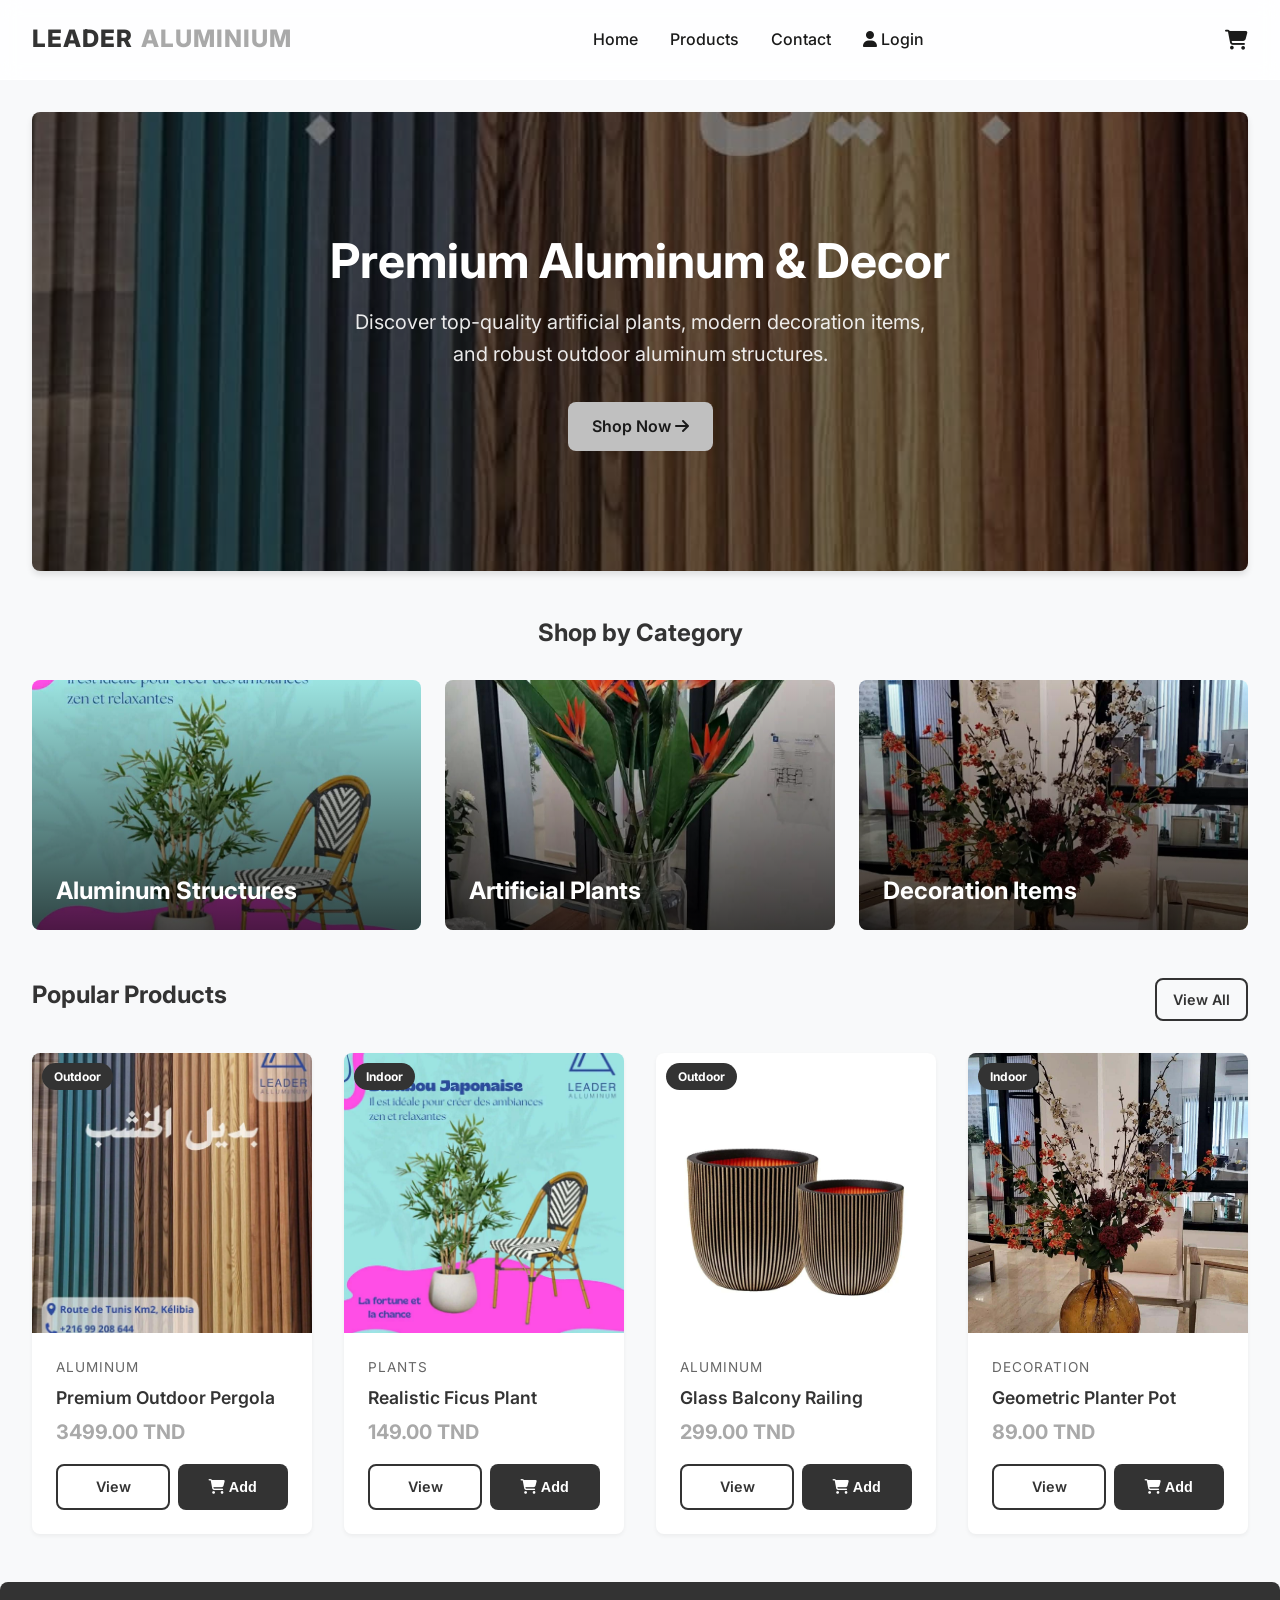
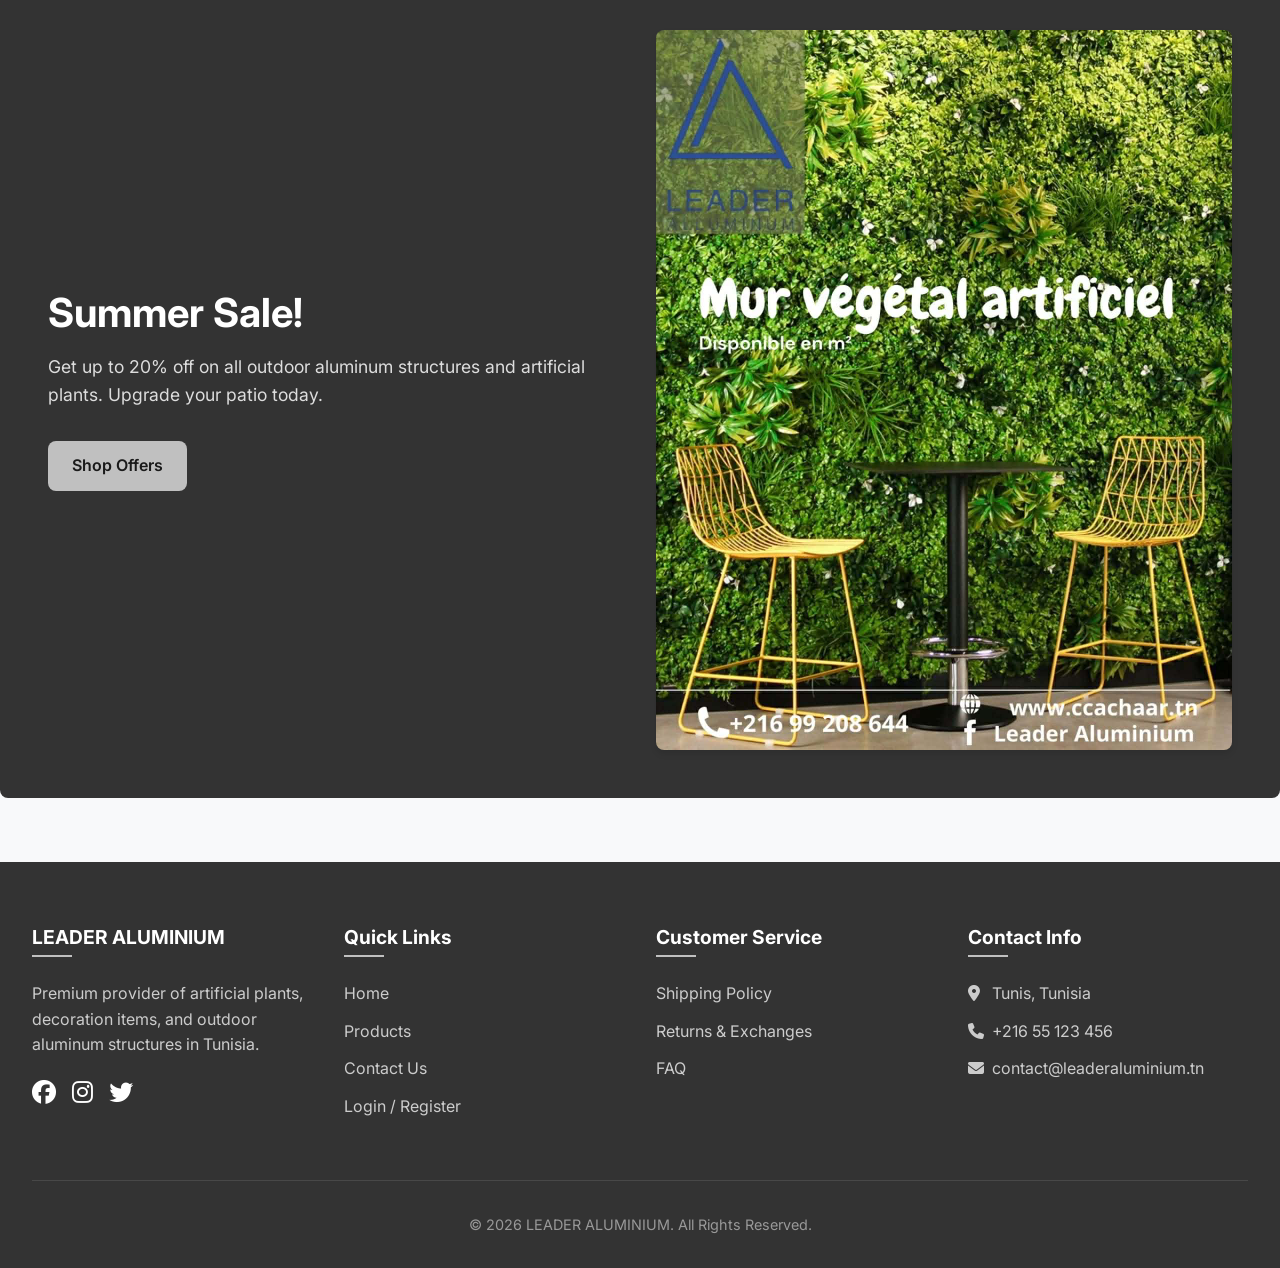
<file: site tass/index.html>
<!DOCTYPE html>
<html lang="en">
<head>
    <meta charset="UTF-8">
    <meta name="viewport" content="width=device-width, initial-scale=1.0">
    <title>LEADER ALUMINIUM | E-Commerce</title>
    <link href="https://fonts.googleapis.com/css2?family=Inter:wght@300;400;500;600;700;800&display=swap" rel="stylesheet">
    <link rel="stylesheet" href="https://cdnjs.cloudflare.com/ajax/libs/font-awesome/6.4.0/css/all.min.css">
    <link rel="stylesheet" href="style.css">
</head>
<body>
    <!-- Header / Navigation -->
    <header>
        <div class="container nav-container">
            <a href="index.html" class="logo">LEADER <span>ALUMINIUM</span></a>
            <nav class="nav-links">
                <a href="index.html">Home</a>
                <a href="catalog.html">Products</a>
                <a href="contact.html">Contact</a>
                <a href="login.html" class="auth-link"><i class="fas fa-user"></i> Login</a>
            </nav>
            <div class="nav-icons">
                <a href="cart.html" class="cart-icon">
                    <i class="fas fa-shopping-cart"></i>
                    <span class="cart-count">0</span>
                </a>
                <button class="mobile-menu-btn">
                    <i class="fas fa-bars"></i>
                </button>
            </div>
        </div>
    </header>

    <main>
        <!-- Hero Section -->
        <section class="hero" style="background: linear-gradient(rgba(0,0,0,0.5), rgba(0,0,0,0.5)), url('images/3bea3ce4-204f-4c1a-be2b-5bdff195291b.jpg') center/cover no-repeat; padding: 120px 0; color: white; text-align: center; border-radius: var(--border-radius); margin: 2rem; box-shadow: var(--shadow-md);">
            <div class="container">
                <h1 style="font-size: 3rem; margin-bottom: 1rem; color: white;">Premium Aluminum & Decor</h1>
                <p style="font-size: 1.25rem; margin-bottom: 2rem; max-width: 600px; margin-left: auto; margin-right: auto; opacity: 0.9;">Discover top-quality artificial plants, modern decoration items, and robust outdoor aluminum structures.</p>
                <a href="catalog.html" class="btn btn-secondary">Shop Now <i class="fas fa-arrow-right ml-1"></i></a>
            </div>
        </section>

        <!-- Categories Section -->
        <section class="container mt-5 mb-5">
            <h2 class="text-center mb-4">Shop by Category</h2>
            <div class="grid grid-cols-3 gap-3">
                <a href="catalog.html?cat=aluminum" class="category-card" style="position: relative; overflow: hidden; border-radius: var(--border-radius); height: 250px;">
                    <img src="images/4ca0e234-a52f-459d-83bf-992b177e2f6e.jpg" alt="Aluminum Structures" style="width: 100%; height: 100%; object-fit: cover;">
                    <div style="position: absolute; inset: 0; background: linear-gradient(to top, rgba(0,0,0,0.7), transparent); display: flex; align-items: flex-end; padding: 1.5rem;">
                        <h3 style="color: white; margin: 0; font-size: 1.5rem;">Aluminum Structures</h3>
                    </div>
                </a>
                <a href="catalog.html?cat=plants" class="category-card" style="position: relative; overflow: hidden; border-radius: var(--border-radius); height: 250px;">
                    <img src="images/7c9b343a-3eb9-4995-ab5c-b4f7bd419a2c.jpg" alt="Artificial Plants" style="width: 100%; height: 100%; object-fit: cover;">
                    <div style="position: absolute; inset: 0; background: linear-gradient(to top, rgba(0,0,0,0.7), transparent); display: flex; align-items: flex-end; padding: 1.5rem;">
                        <h3 style="color: white; margin: 0; font-size: 1.5rem;">Artificial Plants</h3>
                    </div>
                </a>
                <a href="catalog.html?cat=decoration" class="category-card" style="position: relative; overflow: hidden; border-radius: var(--border-radius); height: 250px;">
                    <img src="images/78b6bf7a-33b7-42f7-93b5-71229962fc3f.jpg" alt="Decoration Items" style="width: 100%; height: 100%; object-fit: cover;">
                    <div style="position: absolute; inset: 0; background: linear-gradient(to top, rgba(0,0,0,0.7), transparent); display: flex; align-items: flex-end; padding: 1.5rem;">
                        <h3 style="color: white; margin: 0; font-size: 1.5rem;">Decoration Items</h3>
                    </div>
                </a>
            </div>
        </section>

        <!-- Popular Products Section -->
        <section class="container mt-5 mb-5">
            <div class="flex justify-between items-center mb-4">
                <h2>Popular Products</h2>
                <a href="catalog.html" class="btn btn-outline" style="padding: 0.5rem 1rem; font-size: 0.9rem;">View All</a>
            </div>
            <div class="grid grid-cols-4 gap-4" id="popular-products-grid">
                <!-- Products will be injected here via JS -->
            </div>
        </section>

        <!-- Promotions Section -->
        <section class="container mb-5" style="background-color: var(--secondary); color: white; border-radius: var(--border-radius); padding: 3rem; display: flex; align-items: center; justify-content: space-between; gap: 2rem;">
            <div style="flex: 1;">
                <h2 style="color: white; font-size: 2.5rem; margin-bottom: 1rem;">Summer Sale!</h2>
                <p style="font-size: 1.1rem; margin-bottom: 2rem; color: #ddd;">Get up to 20% off on all outdoor aluminum structures and artificial plants. Upgrade your patio today.</p>
                <a href="catalog.html" class="btn btn-secondary">Shop Offers</a>
            </div>
            <div style="flex: 1; border-radius: var(--border-radius); overflow: hidden; box-shadow: var(--shadow-md);">
                <img src="images/82750d60-19bb-444f-9b32-341bc26cee79.jpg" alt="Summer Sale Image">
            </div>
        </section>

    </main>

    <!-- Footer -->
    <footer>
        <div class="container">
            <div class="footer-grid">
                <div class="footer-col">
                    <h4>LEADER ALUMINIUM</h4>
                    <p style="color: #ccc; margin-bottom: 1rem;">Premium provider of artificial plants, decoration items, and outdoor aluminum structures in Tunisia.</p>
                    <div style="display: flex; gap: 1rem; font-size: 1.5rem;">
                        <a href="#"><i class="fab fa-facebook" style="color: white;"></i></a>
                        <a href="#"><i class="fab fa-instagram" style="color: white;"></i></a>
                        <a href="#"><i class="fab fa-twitter" style="color: white;"></i></a>
                    </div>
                </div>
                <div class="footer-col">
                    <h4>Quick Links</h4>
                    <ul class="footer-links">
                        <li><a href="index.html">Home</a></li>
                        <li><a href="catalog.html">Products</a></li>
                        <li><a href="contact.html">Contact Us</a></li>
                        <li><a href="login.html">Login / Register</a></li>
                    </ul>
                </div>
                <div class="footer-col">
                    <h4>Customer Service</h4>
                    <ul class="footer-links">
                        <li><a href="#">Shipping Policy</a></li>
                        <li><a href="#">Returns & Exchanges</a></li>
                        <li><a href="#">FAQ</a></li>
                    </ul>
                </div>
                <div class="footer-col">
                    <h4>Contact Info</h4>
                    <ul class="footer-links">
                        <li style="color: #ccc;"><i class="fas fa-map-marker-alt" style="width: 20px;"></i> Tunis, Tunisia</li>
                        <li style="color: #ccc;"><i class="fas fa-phone" style="width: 20px;"></i> +216 55 123 456</li>
                        <li style="color: #ccc;"><i class="fas fa-envelope" style="width: 20px;"></i> contact@leaderaluminium.tn</li>
                    </ul>
                </div>
            </div>
            <div class="footer-bottom">
                <p>&copy; 2026 LEADER ALUMINIUM. All Rights Reserved.</p>
            </div>
        </div>
    </footer>

    <script src="script.js"></script>
    <script>
        document.addEventListener('DOMContentLoaded', () => {
            // Render some popular products
            const grid = document.getElementById('popular-products-grid');
            if (grid) {
                // Take first 4 products
                const popular = productsData.slice(0, 4);
                let html = '';
                popular.forEach(product => {
                    html += createProductCard(product);
                });
                grid.innerHTML = html;
            }
        });
    </script>
</body>
</html>
</file>
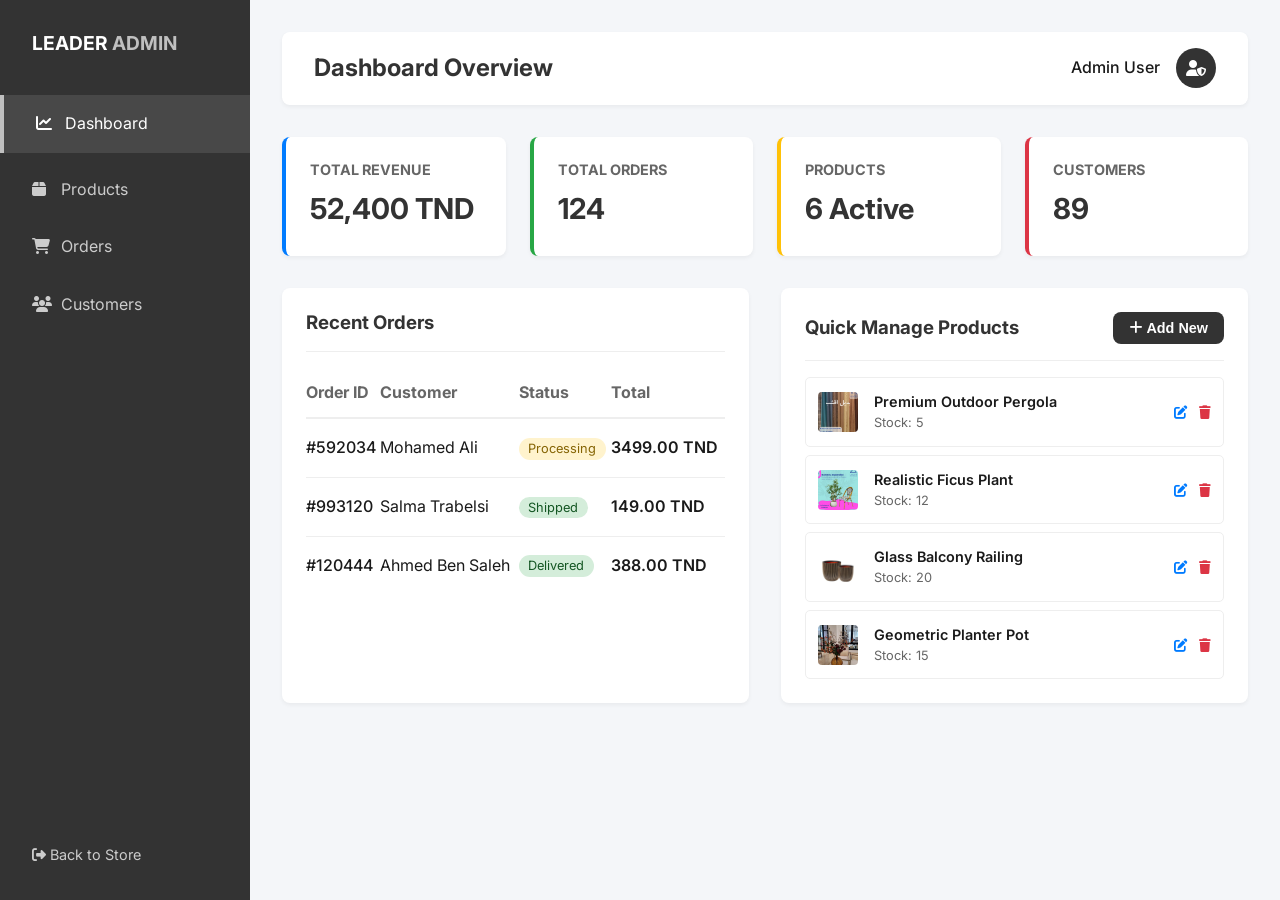
<file: site tass/admin.html>
<!DOCTYPE html>
<html lang="en">
<head>
    <meta charset="UTF-8">
    <meta name="viewport" content="width=device-width, initial-scale=1.0">
    <title>Admin Dashboard | LEADER ALUMINIUM</title>
    <link href="https://fonts.googleapis.com/css2?family=Inter:wght@300;400;500;600;700;800&display=swap" rel="stylesheet">
    <link rel="stylesheet" href="https://cdnjs.cloudflare.com/ajax/libs/font-awesome/6.4.0/css/all.min.css">
    <link rel="stylesheet" href="style.css">
</head>
<body style="background: #f4f6f9;">
    
    <div style="display: flex; min-height: 100vh;">
        <!-- Sidebar -->
        <aside style="width: 250px; background: var(--secondary); color: white; padding: 2rem 0; display: flex; flex-direction: column;">
            <div style="padding: 0 2rem; margin-bottom: 2rem;">
                <h2 style="color: white; font-size: 1.2rem;">LEADER <span style="color: var(--primary);">ADMIN</span></h2>
            </div>
            <nav style="flex-grow: 1;">
                <a href="#" style="display: block; padding: 1rem 2rem; color: white; background: rgba(255,255,255,0.1); border-left: 4px solid var(--primary); margin-bottom: 0.5rem;"><i class="fas fa-chart-line" style="width: 25px;"></i> Dashboard</a>
                <a href="#" style="display: block; padding: 1rem 2rem; color: #ccc; transition: all 0.3s;"><i class="fas fa-box" style="width: 25px;"></i> Products</a>
                <a href="#" style="display: block; padding: 1rem 2rem; color: #ccc; transition: all 0.3s;"><i class="fas fa-shopping-cart" style="width: 25px;"></i> Orders</a>
                <a href="#" style="display: block; padding: 1rem 2rem; color: #ccc; transition: all 0.3s;"><i class="fas fa-users" style="width: 25px;"></i> Customers</a>
            </nav>
            <div style="padding: 0 2rem;">
                <a href="index.html" style="color: #ccc; font-size: 0.9rem;"><i class="fas fa-sign-out-alt"></i> Back to Store</a>
            </div>
        </aside>

        <!-- Main Content -->
        <main style="flex-grow: 1; padding: 2rem;">
            <header style="position: static; background: white; padding: 1rem 2rem; border-radius: var(--border-radius); box-shadow: var(--shadow-sm); display: flex; justify-content: space-between; align-items: center; margin-bottom: 2rem; height: auto;">
                <h1 style="font-size: 1.5rem; margin: 0; color: var(--secondary);">Dashboard Overview</h1>
                <div style="display: flex; align-items: center; gap: 1rem;">
                    <span style="font-weight: 500;">Admin User</span>
                    <div style="width: 40px; height: 40px; border-radius: 50%; background: var(--secondary); color: white; display: flex; align-items: center; justify-content: center;"><i class="fas fa-user-shield"></i></div>
                </div>
            </header>

            <div class="grid grid-cols-4 gap-3 mb-4">
                <div style="background: white; padding: 1.5rem; border-radius: var(--border-radius); box-shadow: var(--shadow-sm); border-left: 4px solid #007bff;">
                    <h4 style="color: #666; font-size: 0.9rem; margin-bottom: 0.5rem; text-transform: uppercase;">Total Revenue</h4>
                    <p style="font-size: 1.8rem; font-weight: 700; color: var(--secondary);">52,400 TND</p>
                </div>
                <div style="background: white; padding: 1.5rem; border-radius: var(--border-radius); box-shadow: var(--shadow-sm); border-left: 4px solid #28a745;">
                    <h4 style="color: #666; font-size: 0.9rem; margin-bottom: 0.5rem; text-transform: uppercase;">Total Orders</h4>
                    <p style="font-size: 1.8rem; font-weight: 700; color: var(--secondary);">124</p>
                </div>
                <div style="background: white; padding: 1.5rem; border-radius: var(--border-radius); box-shadow: var(--shadow-sm); border-left: 4px solid #ffc107;">
                    <h4 style="color: #666; font-size: 0.9rem; margin-bottom: 0.5rem; text-transform: uppercase;">Products</h4>
                    <p style="font-size: 1.8rem; font-weight: 700; color: var(--secondary);">6 Active</p>
                </div>
                <div style="background: white; padding: 1.5rem; border-radius: var(--border-radius); box-shadow: var(--shadow-sm); border-left: 4px solid #dc3545;">
                    <h4 style="color: #666; font-size: 0.9rem; margin-bottom: 0.5rem; text-transform: uppercase;">Customers</h4>
                    <p style="font-size: 1.8rem; font-weight: 700; color: var(--secondary);">89</p>
                </div>
            </div>

            <div class="grid grid-cols-2 gap-4">
                <div style="background: white; padding: 1.5rem; border-radius: var(--border-radius); box-shadow: var(--shadow-sm);">
                    <h3 style="border-bottom: 1px solid #eee; padding-bottom: 1rem; margin-bottom: 1rem;">Recent Orders</h3>
                    <table style="width: 100%; border-collapse: collapse;">
                        <thead>
                            <tr style="text-align: left; color: #666; border-bottom: 2px solid #eee;">
                                <th style="padding: 0.75rem 0;">Order ID</th>
                                <th>Customer</th>
                                <th>Status</th>
                                <th>Total</th>
                            </tr>
                        </thead>
                        <tbody>
                            <tr style="border-bottom: 1px solid #eee;">
                                <td style="padding: 1rem 0; font-weight: 500;">#592034</td>
                                <td>Mohamed Ali</td>
                                <td><span style="background: #fff3cd; color: #856404; padding: 0.2rem 0.6rem; border-radius: 20px; font-size: 0.8rem;">Processing</span></td>
                                <td style="font-weight: 600;">3499.00 TND</td>
                            </tr>
                            <tr style="border-bottom: 1px solid #eee;">
                                <td style="padding: 1rem 0; font-weight: 500;">#993120</td>
                                <td>Salma Trabelsi</td>
                                <td><span style="background: #d4edda; color: #155724; padding: 0.2rem 0.6rem; border-radius: 20px; font-size: 0.8rem;">Shipped</span></td>
                                <td style="font-weight: 600;">149.00 TND</td>
                            </tr>
                            <tr>
                                <td style="padding: 1rem 0; font-weight: 500;">#120444</td>
                                <td>Ahmed Ben Saleh</td>
                                <td><span style="background: #d4edda; color: #155724; padding: 0.2rem 0.6rem; border-radius: 20px; font-size: 0.8rem;">Delivered</span></td>
                                <td style="font-weight: 600;">388.00 TND</td>
                            </tr>
                        </tbody>
                    </table>
                </div>

                <div style="background: white; padding: 1.5rem; border-radius: var(--border-radius); box-shadow: var(--shadow-sm);">
                    <div style="display: flex; justify-content: space-between; align-items: center; border-bottom: 1px solid #eee; padding-bottom: 1rem; margin-bottom: 1rem;">
                        <h3 style="margin: 0;">Quick Manage Products</h3>
                        <button class="btn btn-primary" style="padding: 0.5rem 1rem; font-size: 0.9rem;"><i class="fas fa-plus"></i> Add New</button>
                    </div>
                    <div id="admin-product-list" class="flex-col gap-1">
                        <!-- Loaded from current products simulation -->
                    </div>
                </div>
            </div>

        </main>
    </div>

    <script src="script.js"></script>
    <script>
        document.addEventListener('DOMContentLoaded', () => {
            const list = document.getElementById('admin-product-list');
            let html = '';
            productsData.slice(0, 4).forEach(p => {
                html += `
                    <div style="display: flex; justify-content: space-between; align-items: center; padding: 0.75rem; border: 1px solid #eee; border-radius: 5px;">
                        <div style="display: flex; align-items: center; gap: 1rem;">
                            <img src="${p.image}" style="width: 40px; height: 40px; object-fit: cover; border-radius: 4px;">
                            <div>
                                <div style="font-weight: 600; font-size: 0.9rem;">${p.name}</div>
                                <div style="color: #666; font-size: 0.8rem;">Stock: ${p.stock}</div>
                            </div>
                        </div>
                        <div>
                            <button style="border: none; background: none; color: #007bff; cursor: pointer; margin-right: 0.5rem;"><i class="fas fa-edit"></i></button>
                            <button style="border: none; background: none; color: #dc3545; cursor: pointer;"><i class="fas fa-trash"></i></button>
                        </div>
                    </div>
                `;
            });
            list.innerHTML = html;
        });
    </script>
</body>
</html>
</file>
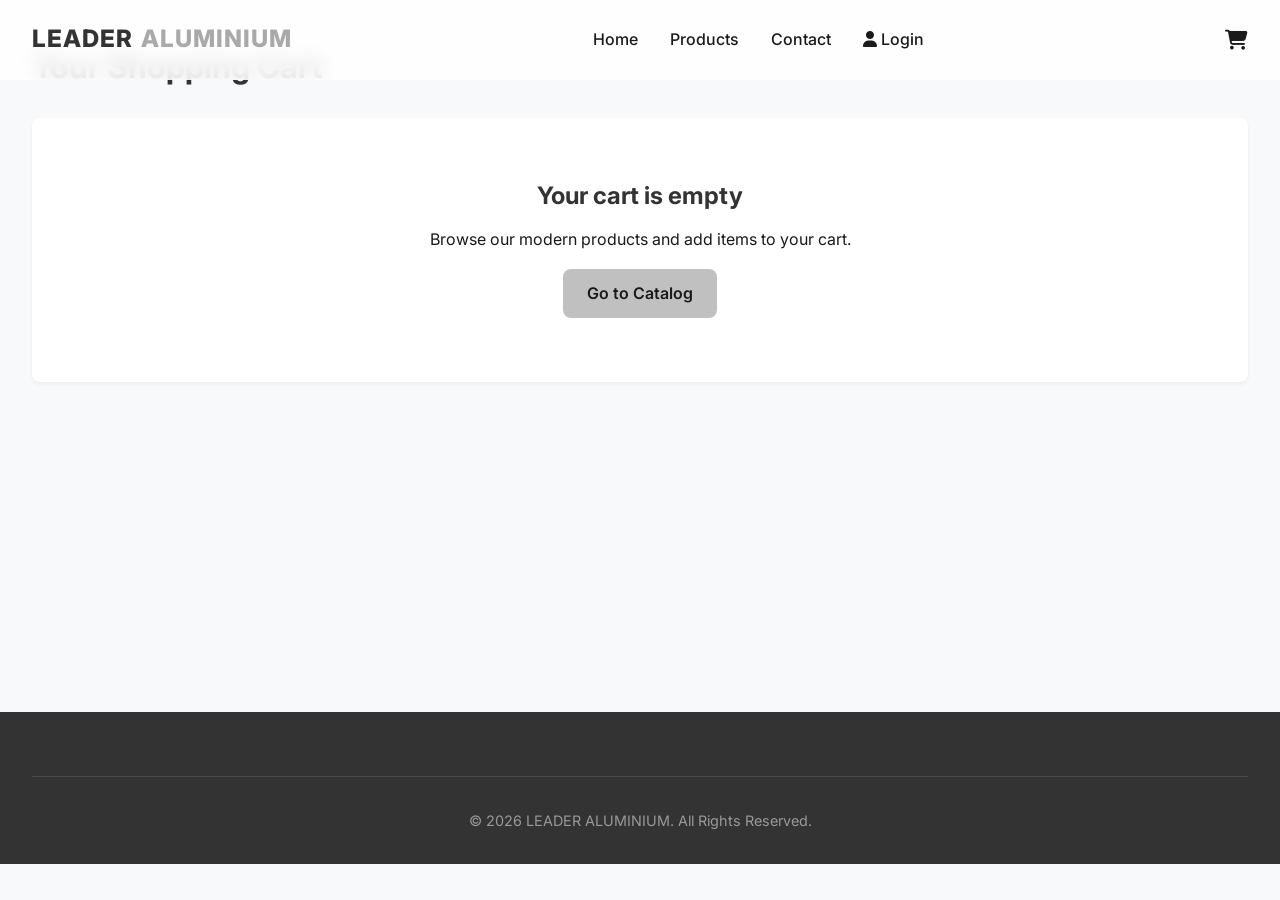
<file: site tass/cart.html>
<!DOCTYPE html>
<html lang="en">
<head>
    <meta charset="UTF-8">
    <meta name="viewport" content="width=device-width, initial-scale=1.0">
    <title>Shopping Cart | LEADER ALUMINIUM</title>
    <link href="https://fonts.googleapis.com/css2?family=Inter:wght@300;400;500;600;700;800&display=swap" rel="stylesheet">
    <link rel="stylesheet" href="https://cdnjs.cloudflare.com/ajax/libs/font-awesome/6.4.0/css/all.min.css">
    <link rel="stylesheet" href="style.css">
    <style>
        .cart-container {
            display: grid;
            grid-template-columns: 2fr 1fr;
            gap: 2rem;
            align-items: flex-start;
        }
        .cart-items {
            background: white;
            border-radius: var(--border-radius);
            box-shadow: var(--shadow-sm);
            padding: 1.5rem;
        }
        .cart-summary {
            background: white;
            border-radius: var(--border-radius);
            box-shadow: var(--shadow-sm);
            padding: 1.5rem;
            position: sticky;
            top: 100px;
        }
        .cart-item {
            display: flex;
            gap: 1.5rem;
            padding: 1.5rem 0;
            border-bottom: 1px solid #eee;
            align-items: center;
        }
        .cart-item:last-child {
            border-bottom: none;
            padding-bottom: 0;
        }
        .cart-item-img {
            width: 100px;
            height: 100px;
            object-fit: cover;
            border-radius: var(--border-radius);
        }
        .cart-item-info {
            flex-grow: 1;
        }
        .cart-item-title {
            font-size: 1.1rem;
            font-weight: 600;
            color: var(--secondary);
            margin-bottom: 0.25rem;
            display: block;
        }
        .cart-item-price {
            font-weight: 700;
            color: var(--primary-dark);
            font-size: 1.1rem;
        }
        .cart-item-controls {
            display: flex;
            align-items: center;
            gap: 1rem;
        }
        .cart-qty-input {
            width: 60px;
            padding: 0.25rem;
            border: 1px solid #ddd;
            border-radius: 4px;
            text-align: center;
        }
        .remove-btn {
            color: #dc3545;
            background: none;
            border: none;
            cursor: pointer;
            font-size: 0.9rem;
        }
        .remove-btn:hover { text-decoration: underline; }
        
        .summary-row {
            display: flex;
            justify-content: space-between;
            margin-bottom: 1rem;
            font-size: 1.1rem;
        }
        .summary-total {
            font-size: 1.3rem;
            font-weight: 700;
            color: var(--secondary);
            border-top: 2px solid #eee;
            padding-top: 1rem;
            margin-top: 1rem;
        }

        @media (max-width: 768px) {
            .cart-container { grid-template-columns: 1fr; }
            .cart-item { flex-direction: column; align-items: flex-start; }
            .cart-item-img { width: 100%; height: 200px; }
            .cart-item-controls { margin-top: 1rem; width: 100%; justify-content: space-between; }
        }
    </style>
</head>
<body>
    <header>
        <div class="container nav-container">
            <a href="index.html" class="logo">LEADER <span>ALUMINIUM</span></a>
            <nav class="nav-links">
                <a href="index.html">Home</a>
                <a href="catalog.html">Products</a>
                <a href="contact.html">Contact</a>
                <a href="login.html" class="auth-link"><i class="fas fa-user"></i> Login</a>
            </nav>
            <div class="nav-icons">
                <a href="cart.html" class="cart-icon">
                    <i class="fas fa-shopping-cart"></i>
                    <span class="cart-count">0</span>
                </a>
                <button class="mobile-menu-btn">
                    <i class="fas fa-bars"></i>
                </button>
            </div>
        </div>
    </header>

    <main class="container mt-5 mb-5 pt-4">
        <h1 class="mb-4">Your Shopping Cart</h1>
        
        <div class="cart-container" id="cart-content">
            <!-- Rendered by JS -->
        </div>

    </main>

    <footer>
        <div class="container">
            <div class="footer-bottom">
                <p>&copy; 2026 LEADER ALUMINIUM. All Rights Reserved.</p>
            </div>
        </div>
    </footer>

    <script src="script.js"></script>
    <script>
        document.addEventListener('DOMContentLoaded', renderCartPage);
        document.addEventListener('cartUpdated', renderCartPage);

        function renderCartPage() {
            const container = document.getElementById('cart-content');
            
            if (cart.length === 0) {
                container.style.display = 'block';
                container.innerHTML = `
                    <div style="text-align:center; padding: 4rem; background: white; border-radius: var(--border-radius); box-shadow: var(--shadow-sm);">
                        <h2>Your cart is empty</h2>
                        <p style="margin: 1rem 0;">Browse our modern products and add items to your cart.</p>
                        <a href="catalog.html" class="btn btn-secondary">Go to Catalog</a>
                    </div>
                `;
                return;
            }

            container.style.display = 'grid';
            
            let itemsHtml = '<div class="cart-items">';
            cart.forEach(item => {
                itemsHtml += `
                    <div class="cart-item">
                        <img src="${item.image}" alt="${item.name}" class="cart-item-img">
                        <div class="cart-item-info">
                            <a href="product.html?id=${item.id}" class="cart-item-title">${item.name}</a>
                            <p style="color: #666; font-size: 0.9rem; margin-bottom: 0.5rem;">${item.category}</p>
                            <span class="cart-item-price">${item.price.toFixed(2)} TND</span>
                        </div>
                        <div class="cart-item-controls">
                            <input type="number" class="cart-qty-input" value="${item.quantity}" min="1" max="${item.stock}" onchange="updateCartQuantity(${item.id}, parseInt(this.value))">
                            <button class="remove-btn" onclick="removeFromCart(${item.id})"><i class="fas fa-trash"></i> Remove</button>
                        </div>
                    </div>
                `;
            });
            itemsHtml += '</div>';

            const total = getCartTotal();
            const shipping = total > 5000 ? 0 : 500; // Free shipping over 5000 TND
            const finalTotal = total + shipping;

            let summaryHtml = `
                <div class="cart-summary">
                    <h3 class="mb-3" style="border-bottom: 2px solid var(--accent); padding-bottom: 0.5rem;">Order Summary</h3>
                    <div class="summary-row">
                        <span>Subtotal</span>
                        <span>${total.toFixed(2)} TND</span>
                    </div>
                    <div class="summary-row">
                        <span>Estimated Shipping</span>
                        <span>${shipping === 0 ? 'Free' : shipping.toFixed(2) + ' TND'}</span>
                    </div>
                    <div class="summary-row summary-total">
                        <span>Total</span>
                        <span>${finalTotal.toFixed(2)} TND</span>
                    </div>
                    
                    <a href="checkout.html" class="btn btn-primary mt-4" style="width: 100%; font-size: 1.1rem; padding: 1rem;">Proceed to Checkout</a>
                    <a href="catalog.html" class="btn btn-outline mt-2" style="width: 100%;">Continue Shopping</a>
                </div>
            `;

            container.innerHTML = itemsHtml + summaryHtml;
        }
    </script>
</body>
</html>
</file>
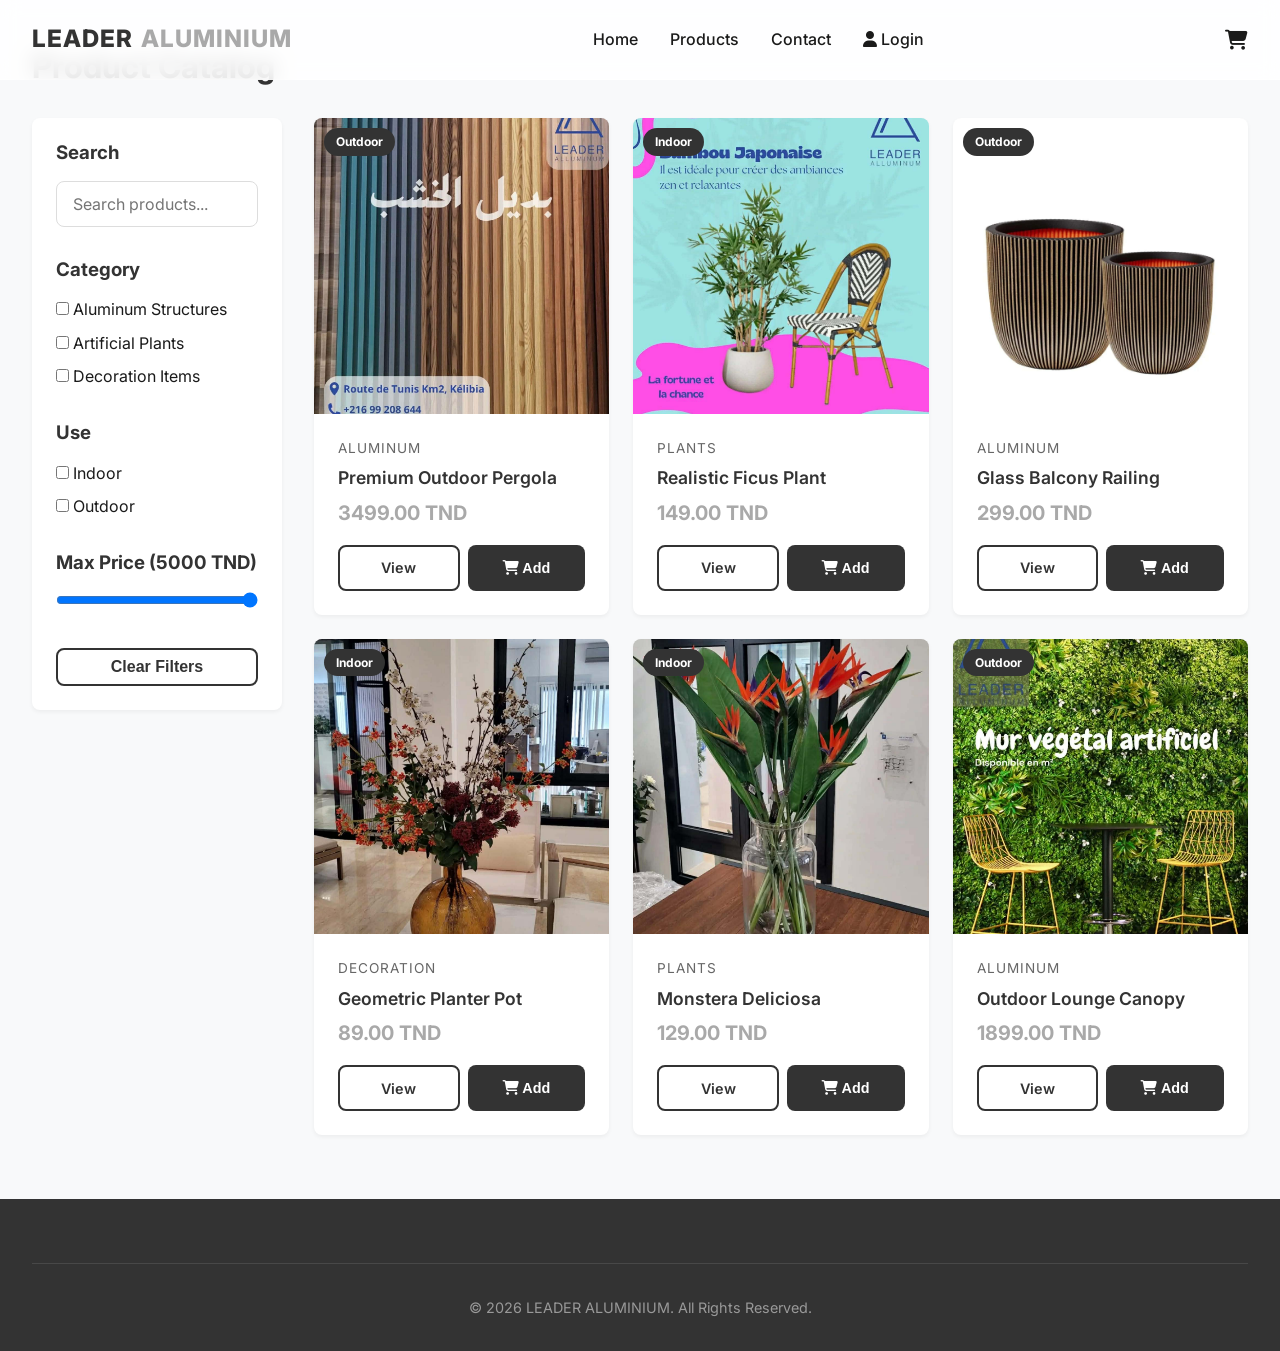
<file: site tass/catalog.html>
<!DOCTYPE html>
<html lang="en">
<head>
    <meta charset="UTF-8">
    <meta name="viewport" content="width=device-width, initial-scale=1.0">
    <title>Products | LEADER ALUMINIUM</title>
    <link href="https://fonts.googleapis.com/css2?family=Inter:wght@300;400;500;600;700;800&display=swap" rel="stylesheet">
    <link rel="stylesheet" href="https://cdnjs.cloudflare.com/ajax/libs/font-awesome/6.4.0/css/all.min.css">
    <link rel="stylesheet" href="style.css">
</head>
<body>
    <!-- Header -->
    <header>
        <div class="container nav-container">
            <a href="index.html" class="logo">LEADER <span>ALUMINIUM</span></a>
            <nav class="nav-links">
                <a href="index.html">Home</a>
                <a href="catalog.html">Products</a>
                <a href="contact.html">Contact</a>
                <a href="login.html" class="auth-link"><i class="fas fa-user"></i> Login</a>
            </nav>
            <div class="nav-icons">
                <a href="cart.html" class="cart-icon">
                    <i class="fas fa-shopping-cart"></i>
                    <span class="cart-count">0</span>
                </a>
                <button class="mobile-menu-btn">
                    <i class="fas fa-bars"></i>
                </button>
            </div>
        </div>
    </header>

    <main class="container mt-5 mb-5 pt-3">
        <h1 class="mb-4">Product Catalog</h1>
        
        <div class="flex gap-4" style="align-items: flex-start;">
            <!-- Filters Sidebar -->
            <aside style="width: 250px; flex-shrink: 0; background: white; padding: 1.5rem; border-radius: var(--border-radius); box-shadow: var(--shadow-sm);">
                <div class="mb-4">
                    <h3 class="font-size: 1.1rem; border-bottom: 2px solid var(--accent); padding-bottom: 0.5rem; mb-2">Search</h3>
                    <input type="text" id="searchInput" class="form-control" placeholder="Search products...">
                </div>

                <div class="mb-4">
                    <h3 class="font-size: 1.1rem; border-bottom: 2px solid var(--accent); padding-bottom: 0.5rem; mb-2">Category</h3>
                    <div class="flex-col gap-1">
                        <label><input type="checkbox" class="filter-category" value="aluminum"> Aluminum Structures</label>
                        <label><input type="checkbox" class="filter-category" value="plants"> Artificial Plants</label>
                        <label><input type="checkbox" class="filter-category" value="decoration"> Decoration Items</label>
                    </div>
                </div>

                <div class="mb-4">
                    <h3 class="font-size: 1.1rem; border-bottom: 2px solid var(--accent); padding-bottom: 0.5rem; mb-2">Use</h3>
                    <div class="flex-col gap-1">
                        <label><input type="checkbox" class="filter-use" value="indoor"> Indoor</label>
                        <label><input type="checkbox" class="filter-use" value="outdoor"> Outdoor</label>
                    </div>
                </div>

                <div class="mb-4">
                    <h3 class="font-size: 1.1rem; border-bottom: 2px solid var(--accent); padding-bottom: 0.5rem; mb-2">Max Price (<span id="priceVal">5000</span> TND)</h3>
                    <input type="range" id="priceRange" min="0" max="5000" value="5000" style="width: 100%;">
                </div>
                
                <button id="clearFiltersBtn" class="btn btn-outline" style="width: 100%; padding: 0.5rem;">Clear Filters</button>
            </aside>

            <!-- Product Grid -->
            <div style="flex-grow: 1;">
                <div id="catalog-grid" class="grid grid-cols-3 gap-3">
                    <!-- Products injected via JS -->
                </div>
                <div id="no-products-msg" style="display: none; text-align: center; padding: 3rem; background: white; border-radius: var(--border-radius);">
                    <h3>No products found matching your filters.</h3>
                </div>
            </div>
        </div>
    </main>

    <!-- Footer -->
    <footer>
        <div class="container">
            <div class="footer-bottom">
                <p>&copy; 2026 LEADER ALUMINIUM. All Rights Reserved.</p>
            </div>
        </div>
    </footer>

    <script src="script.js"></script>
    <script>
        document.addEventListener('DOMContentLoaded', () => {
            currentProducts = [...productsData];
            
            // Handle URL params if coming from home page categories
            const urlParams = new URLSearchParams(window.location.search);
            const initialCategory = urlParams.get('cat');
            if (initialCategory) {
                const cb = document.querySelector(`.filter-category[value="${initialCategory}"]`);
                if (cb) cb.checked = true;
            }

            renderCatalog();
            setupFilters();
        });

        function setupFilters() {
            const searchInput = document.getElementById('searchInput');
            const categoryBoxes = document.querySelectorAll('.filter-category');
            const useBoxes = document.querySelectorAll('.filter-use');
            const priceRange = document.getElementById('priceRange');
            const priceVal = document.getElementById('priceVal');
            const clearBtn = document.getElementById('clearFiltersBtn');

            const applyFilters = () => {
                const searchTerm = searchInput.value.toLowerCase();
                const selectedCats = Array.from(categoryBoxes).filter(cb => cb.checked).map(cb => cb.value);
                const selectedUses = Array.from(useBoxes).filter(cb => cb.checked).map(cb => cb.value);
                const maxPrice = parseFloat(priceRange.value);
                
                priceVal.textContent = maxPrice;

                currentProducts = productsData.filter(p => {
                    const matchesSearch = p.name.toLowerCase().includes(searchTerm) || p.shortDesc.toLowerCase().includes(searchTerm);
                    const matchesCat = selectedCats.length === 0 || selectedCats.includes(p.category);
                    const matchesUse = selectedUses.length === 0 || selectedUses.includes(p.use);
                    const matchesPrice = p.price <= maxPrice;
                    return matchesSearch && matchesCat && matchesUse && matchesPrice;
                });
                renderCatalog();
            };

            searchInput.addEventListener('input', applyFilters);
            categoryBoxes.forEach(cb => cb.addEventListener('change', applyFilters));
            useBoxes.forEach(cb => cb.addEventListener('change', applyFilters));
            priceRange.addEventListener('input', applyFilters);
            
            clearBtn.addEventListener('click', () => {
                searchInput.value = '';
                categoryBoxes.forEach(cb => cb.checked = false);
                useBoxes.forEach(cb => cb.checked = false);
                priceRange.value = 5000;
                applyFilters();
            });
            
            // Initial filter check (handles URL params)
            applyFilters();
        }

        function renderCatalog() {
            const grid = document.getElementById('catalog-grid');
            const noMsg = document.getElementById('no-products-msg');
            
            if (currentProducts.length === 0) {
                grid.style.display = 'none';
                noMsg.style.display = 'block';
            } else {
                grid.style.display = 'grid';
                noMsg.style.display = 'none';
                let html = '';
                currentProducts.forEach(product => {
                    html += createProductCard(product);
                });
                grid.innerHTML = html;
            }
        }
    </script>
</body>
</html>
</file>
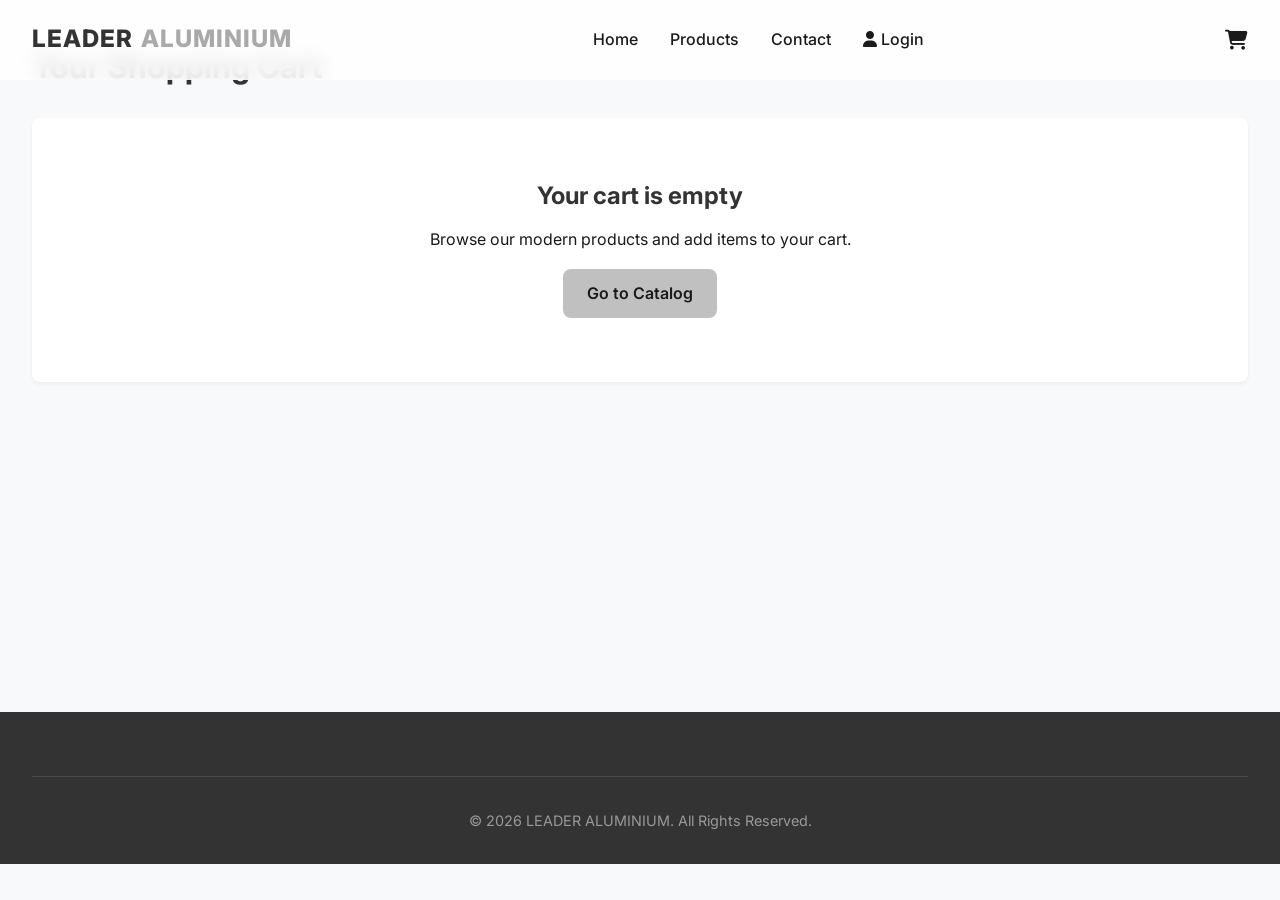
<file: site tass/checkout.html>
<!DOCTYPE html>
<html lang="en">
<head>
    <meta charset="UTF-8">
    <meta name="viewport" content="width=device-width, initial-scale=1.0">
    <title>Checkout | LEADER ALUMINIUM</title>
    <link href="https://fonts.googleapis.com/css2?family=Inter:wght@300;400;500;600;700;800&display=swap" rel="stylesheet">
    <link rel="stylesheet" href="https://cdnjs.cloudflare.com/ajax/libs/font-awesome/6.4.0/css/all.min.css">
    <link rel="stylesheet" href="style.css">
    <style>
        .checkout-container {
            display: grid;
            grid-template-columns: 2fr 1fr;
            gap: 2rem;
            align-items: flex-start;
        }
        .checkout-box {
            background: white;
            border-radius: var(--border-radius);
            box-shadow: var(--shadow-sm);
            padding: 2rem;
            margin-bottom: 1.5rem;
        }
        .box-title {
            font-size: 1.25rem;
            font-weight: 600;
            color: var(--secondary);
            border-bottom: 2px solid var(--accent);
            padding-bottom: 0.5rem;
            margin-bottom: 1.5rem;
        }
        .radio-group {
            border: 1px solid #ddd;
            border-radius: var(--border-radius);
            padding: 1rem;
            margin-bottom: 1rem;
            display: flex;
            align-items: center;
            gap: 1rem;
            cursor: pointer;
            transition: var(--transition);
        }
        .radio-group:hover, .radio-group.selected {
            border-color: var(--secondary);
            background: #f9f9f9;
        }
        .radio-group input {
            transform: scale(1.2);
            cursor: pointer;
        }
        
        .order-item-mini {
            display: flex;
            justify-content: space-between;
            align-items: center;
            margin-bottom: 1rem;
            font-size: 0.95rem;
        }

        .summary-row {
            display: flex;
            justify-content: space-between;
            margin-bottom: 0.5rem;
        }
        .summary-total {
            font-size: 1.2rem;
            font-weight: 700;
            color: var(--secondary);
            border-top: 1px solid #ddd;
            padding-top: 1rem;
            margin-top: 0.5rem;
        }
        
        /* Modal for success */
        .success-modal {
            position: fixed;
            top: 0; left: 0; right: 0; bottom: 0;
            background: rgba(0,0,0,0.6);
            display: none;
            align-items: center;
            justify-content: center;
            z-index: 10000;
        }
        .success-content {
            background: white;
            padding: 3rem;
            border-radius: var(--border-radius);
            text-align: center;
            max-width: 500px;
        }
        @media (max-width: 768px) {
            .checkout-container { grid-template-columns: 1fr; }
        }
    </style>
</head>
<body>
    <header>
        <div class="container nav-container">
            <!-- Simplified header for checkout -->
            <a href="index.html" class="logo">LEADER <span>ALUMINIUM</span></a>
            <a href="cart.html" class="btn btn-outline" style="padding: 0.5rem 1rem;"><i class="fas fa-arrow-left"></i> Return to Cart</a>
        </div>
    </header>

    <main class="container mt-5 mb-5 pt-4">
        <h1 class="mb-4">Secure Checkout</h1>
        
        <form id="checkout-form" class="checkout-container">
            
            <div class="checkout-left">
                <!-- Shipping Details -->
                <div class="checkout-box">
                    <h2 class="box-title">1. Shipping Information</h2>
                    <div class="grid grid-cols-2 gap-2">
                        <div class="form-group mb-2">
                            <label class="form-label">First Name *</label>
                            <input type="text" id="fname" class="form-control" required>
                        </div>
                        <div class="form-group mb-2">
                            <label class="form-label">Last Name *</label>
                            <input type="text" id="lname" class="form-control" required>
                        </div>
                    </div>
                    <div class="form-group mb-2">
                        <label class="form-label">Phone Number *</label>
                        <input type="tel" id="phone" class="form-control" required>
                    </div>
                    <div class="form-group mb-2">
                        <label class="form-label">Delivery Address *</label>
                        <input type="text" id="address" class="form-control" required>
                    </div>
                    <div class="grid grid-cols-2 gap-2">
                        <div class="form-group mb-0">
                            <label class="form-label">City *</label>
                            <input type="text" id="city" class="form-control" required>
                        </div>
                        <div class="form-group mb-0">
                            <label class="form-label">Zip Code</label>
                            <input type="text" id="zip" class="form-control">
                        </div>
                    </div>
                </div>

                <!-- Payment Details -->
                <div class="checkout-box">
                    <h2 class="box-title">2. Payment Method</h2>
                    
                    <label class="radio-group selected">
                        <input type="radio" name="payment" value="cod" checked onchange="updateRadioStyles()">
                        <div>
                            <span style="font-weight: 600; display: block;">Cash on Delivery (COD)</span>
                            <span style="font-size: 0.85rem; color: #666;">Pay with cash upon delivery of your order.</span>
                        </div>
                    </label>
                    
                    <label class="radio-group">
                        <input type="radio" name="payment" value="transfer" onchange="updateRadioStyles()">
                        <div>
                            <span style="font-weight: 600; display: block;">Bank Transfer</span>
                            <span style="font-size: 0.85rem; color: #666;">Make your payment directly into our bank account.</span>
                        </div>
                    </label>
                </div>
            </div>

            <div class="checkout-right">
                <div class="checkout-box" style="position: sticky; top: 100px;">
                    <h2 class="box-title">Order Summary</h2>
                    <div id="checkout-items">
                        <!-- Injected by JS -->
                    </div>
                    
                    <div id="checkout-totals" style="margin-top: 1.5rem; padding-top: 1.5rem; border-top: 1px solid #ddd;">
                        <!-- Injected by JS -->
                    </div>

                    <button type="submit" class="btn btn-primary mt-4" style="width: 100%; font-size: 1.1rem; padding: 1rem;">Place Order</button>
                    
                    <div style="margin-top: 1rem; text-align: center; color: #666; font-size: 0.85rem;">
                        <i class="fas fa-lock"></i> Secure checkout provided by LEADER ALUMINIUM
                    </div>
                </div>
            </div>
            
        </form>
    </main>

    <!-- Success Modal -->
    <div class="success-modal" id="successModal">
        <div class="success-content">
            <i class="fas fa-check-circle" style="font-size: 4rem; color: #28a745; margin-bottom: 1rem;"></i>
            <h2 style="color: var(--secondary); margin-bottom: 1rem;">Order Placed Successfully!</h2>
            <p style="color: #666; margin-bottom: 2rem;">Thank you for your purchase. Your order number is <strong>#<span id="orderNum"></span></strong>. We will contact you shortly to confirm the delivery.</p>
            <button class="btn btn-secondary" onclick="window.location.href='index.html'">Return to Home</button>
        </div>
    </div>

    <footer>
        <div class="container">
            <div class="footer-bottom">
                <p>&copy; 2026 LEADER ALUMINIUM. All Rights Reserved.</p>
            </div>
        </div>
    </footer>

    <script src="script.js"></script>
    <script>
        document.addEventListener('DOMContentLoaded', () => {
            if (cart.length === 0) {
                window.location.href = 'cart.html';
                return;
            }

            // Pre-fill user data if logged in
            if (currentUser) {
                if(document.getElementById('fname')) document.getElementById('fname').value = currentUser.name.split(' ')[0] || '';
                if(document.getElementById('lname')) document.getElementById('lname').value = currentUser.name.split(' ').slice(1).join(' ') || '';
                if(document.getElementById('phone')) document.getElementById('phone').value = currentUser.phone || '';
                if(document.getElementById('address')) document.getElementById('address').value = currentUser.address || '';
                if(document.getElementById('city')) document.getElementById('city').value = currentUser.city || '';
            }

            renderOrderSummary();
            
            document.getElementById('checkout-form').addEventListener('submit', (e) => {
                e.preventDefault();
                processCheckout();
            });
        });

        function renderOrderSummary() {
            const itemsContainer = document.getElementById('checkout-items');
            const totalsContainer = document.getElementById('checkout-totals');
            
            let itemsHtml = '';
            cart.forEach(item => {
                itemsHtml += `
                    <div class="order-item-mini">
                        <span style="color: #444;">${item.quantity}x ${item.name}</span>
                        <span style="font-weight: 500;">${(item.price * item.quantity).toFixed(2)} TND</span>
                    </div>
                `;
            });
            itemsContainer.innerHTML = itemsHtml;

            const total = getCartTotal();
            const shipping = total > 5000 ? 0 : 500;
            const finalTotal = total + shipping;

            totalsContainer.innerHTML = `
                <div class="summary-row">
                    <span>Subtotal</span>
                    <span>${total.toFixed(2)} TND</span>
                </div>
                <div class="summary-row">
                    <span>Shipping</span>
                    <span>${shipping === 0 ? 'Free' : shipping.toFixed(2) + ' TND'}</span>
                </div>
                <div class="summary-row summary-total">
                    <span>Total</span>
                    <span>${finalTotal.toFixed(2)} TND</span>
                </div>
            `;
        }

        function updateRadioStyles() {
            document.querySelectorAll('.radio-group').forEach(el => el.classList.remove('selected'));
            const checked = document.querySelector('input[name="payment"]:checked');
            if(checked) checked.closest('.radio-group').classList.add('selected');
        }

        function processCheckout() {
            // Generate random order number
            const orderNum = Math.floor(Math.random() * 900000) + 100000;
            
            // Create order object to save in history (simplified)
            const newOrder = {
                id: orderNum,
                date: new Date().toISOString().split('T')[0],
                total: getCartTotal() + (getCartTotal() > 5000 ? 0 : 500),
                status: 'Processing',
                items: [...cart]
            };

            // Assuming user has a history array if logged in
            if (currentUser) {
                if(!currentUser.history) currentUser.history = [];
                currentUser.history.push(newOrder);
                localStorage.setItem('currentUser', JSON.stringify(currentUser));
            }

            // Clear cart immediately
            clearCart();
            
            // Show success modal
            document.getElementById('orderNum').textContent = orderNum;
            document.getElementById('successModal').style.display = 'flex';
        }
    </script>
</body>
</html>
</file>
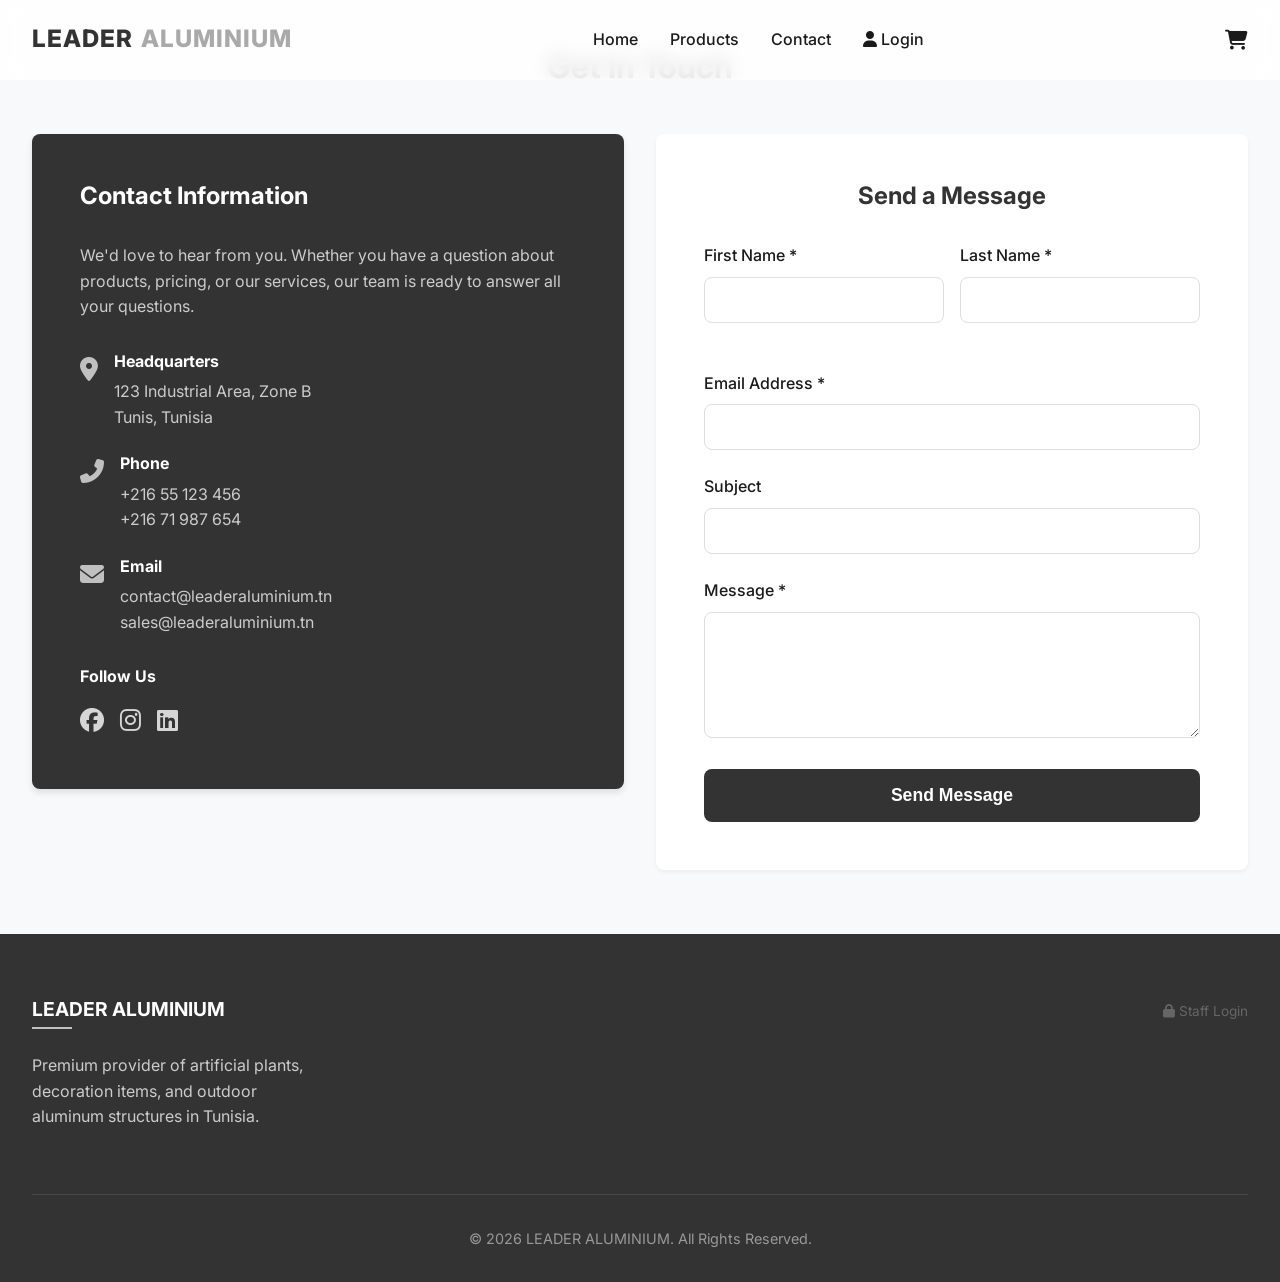
<file: site tass/contact.html>
<!DOCTYPE html>
<html lang="en">
<head>
    <meta charset="UTF-8">
    <meta name="viewport" content="width=device-width, initial-scale=1.0">
    <title>Contact Us | LEADER ALUMINIUM</title>
    <link href="https://fonts.googleapis.com/css2?family=Inter:wght@300;400;500;600;700;800&display=swap" rel="stylesheet">
    <link rel="stylesheet" href="https://cdnjs.cloudflare.com/ajax/libs/font-awesome/6.4.0/css/all.min.css">
    <link rel="stylesheet" href="style.css">
</head>
<body>
    <header>
        <div class="container nav-container">
            <a href="index.html" class="logo">LEADER <span>ALUMINIUM</span></a>
            <nav class="nav-links">
                <a href="index.html">Home</a>
                <a href="catalog.html">Products</a>
                <a href="contact.html">Contact</a>
                <a href="login.html" class="auth-link"><i class="fas fa-user"></i> Login</a>
            </nav>
            <div class="nav-icons">
                <a href="cart.html" class="cart-icon">
                    <i class="fas fa-shopping-cart"></i>
                    <span class="cart-count">0</span>
                </a>
                <button class="mobile-menu-btn">
                    <i class="fas fa-bars"></i>
                </button>
            </div>
        </div>
    </header>

    <main class="container mt-5 mb-5 pt-4">
        <h1 class="text-center mb-5">Get In Touch</h1>
        
        <div class="grid grid-cols-2 gap-4" style="align-items: flex-start;">
            
            <!-- Contact Info -->
            <div style="background: var(--secondary); color: white; padding: 3rem; border-radius: var(--border-radius); box-shadow: var(--shadow-md);">
                <h2 style="color: white; margin-bottom: 2rem;">Contact Information</h2>
                <p style="margin-bottom: 2rem; color: #ccc;">We'd love to hear from you. Whether you have a question about products, pricing, or our services, our team is ready to answer all your questions.</p>
                
                <div style="display: flex; align-items: flex-start; gap: 1rem; margin-bottom: 1.5rem;">
                    <i class="fas fa-map-marker-alt" style="font-size: 1.5rem; color: var(--primary); margin-top: 5px;"></i>
                    <div>
                        <h4 style="color: white;">Headquarters</h4>
                        <p style="color: #ccc;">123 Industrial Area, Zone B<br>Tunis, Tunisia</p>
                    </div>
                </div>
                
                <div style="display: flex; align-items: flex-start; gap: 1rem; margin-bottom: 1.5rem;">
                    <i class="fas fa-phone-alt" style="font-size: 1.5rem; color: var(--primary); margin-top: 5px;"></i>
                    <div>
                        <h4 style="color: white;">Phone</h4>
                        <p style="color: #ccc;">+216 55 123 456<br>+216 71 987 654</p>
                    </div>
                </div>
                
                <div style="display: flex; align-items: flex-start; gap: 1rem; margin-bottom: 2rem;">
                    <i class="fas fa-envelope" style="font-size: 1.5rem; color: var(--primary); margin-top: 5px;"></i>
                    <div>
                        <h4 style="color: white;">Email</h4>
                        <p style="color: #ccc;">contact@leaderaluminium.tn<br>sales@leaderaluminium.tn</p>
                    </div>
                </div>
                
                <div>
                    <h4 style="color: white; margin-bottom: 1rem;">Follow Us</h4>
                    <div style="display: flex; gap: 1rem; font-size: 1.5rem;">
                        <a href="#" style="color: white; opacity: 0.8; transition: opacity 0.3s;"><i class="fab fa-facebook"></i></a>
                        <a href="#" style="color: white; opacity: 0.8; transition: opacity 0.3s;"><i class="fab fa-instagram"></i></a>
                        <a href="#" style="color: white; opacity: 0.8; transition: opacity 0.3s;"><i class="fab fa-linkedin"></i></a>
                    </div>
                </div>
            </div>

            <!-- Contact Form -->
            <div style="background: white; padding: 3rem; border-radius: var(--border-radius); box-shadow: var(--shadow-sm);">
                <h2 class="mb-4 text-center">Send a Message</h2>
                <form id="contact-form">
                    <div class="grid grid-cols-2 gap-2 mb-3">
                        <div class="form-group mb-0">
                            <label class="form-label">First Name *</label>
                            <input type="text" class="form-control" required>
                        </div>
                        <div class="form-group mb-0">
                            <label class="form-label">Last Name *</label>
                            <input type="text" class="form-control" required>
                        </div>
                    </div>
                    <div class="form-group mb-3">
                        <label class="form-label">Email Address *</label>
                        <input type="email" class="form-control" required>
                    </div>
                    <div class="form-group mb-3">
                        <label class="form-label">Subject</label>
                        <input type="text" class="form-control">
                    </div>
                    <div class="form-group mb-4">
                        <label class="form-label">Message *</label>
                        <textarea class="form-control" rows="5" required style="resize: vertical;"></textarea>
                    </div>
                    <button type="submit" class="btn btn-primary" style="width: 100%; padding: 1rem; font-size: 1.1rem;">Send Message</button>
                    <div id="contact-success" style="display: none; background: #d4edda; color: #155724; padding: 1rem; border-radius: 5px; margin-top: 1rem; text-align: center;">
                        <i class="fas fa-check-circle mr-2"></i> Thank you! Your message has been sent.
                    </div>
                </form>
            </div>
            
        </div>
    </main>

    <footer>
        <div class="container">
            <div class="footer-grid">
                <div class="footer-col">
                    <h4>LEADER ALUMINIUM</h4>
                    <p style="color: #ccc; margin-bottom: 1rem;">Premium provider of artificial plants, decoration items, and outdoor aluminum structures in Tunisia.</p>
                </div>
                <div class="footer-col" style="text-align: right; grid-column: span 3;">
                    <!-- Admin Link Simulation -->
                    <a href="admin.html" style="color: #666; font-size: 0.85rem;"><i class="fas fa-lock"></i> Staff Login</a>
                </div>
            </div>
            <div class="footer-bottom mt-3">
                <p>&copy; 2026 LEADER ALUMINIUM. All Rights Reserved.</p>
            </div>
        </div>
    </footer>

    <script src="script.js"></script>
    <script>
        document.getElementById('contact-form').addEventListener('submit', (e) => {
            e.preventDefault();
            const btn = e.target.querySelector('button');
            btn.innerHTML = '<i class="fas fa-spinner fa-spin"></i> Sending...';
            btn.disabled = true;
            
            setTimeout(() => {
                btn.innerHTML = 'Send Message';
                btn.disabled = false;
                e.target.reset();
                document.getElementById('contact-success').style.display = 'block';
                setTimeout(() => document.getElementById('contact-success').style.display = 'none', 5000);
            }, 1500);
        });
    </script>
</body>
</html>
</file>
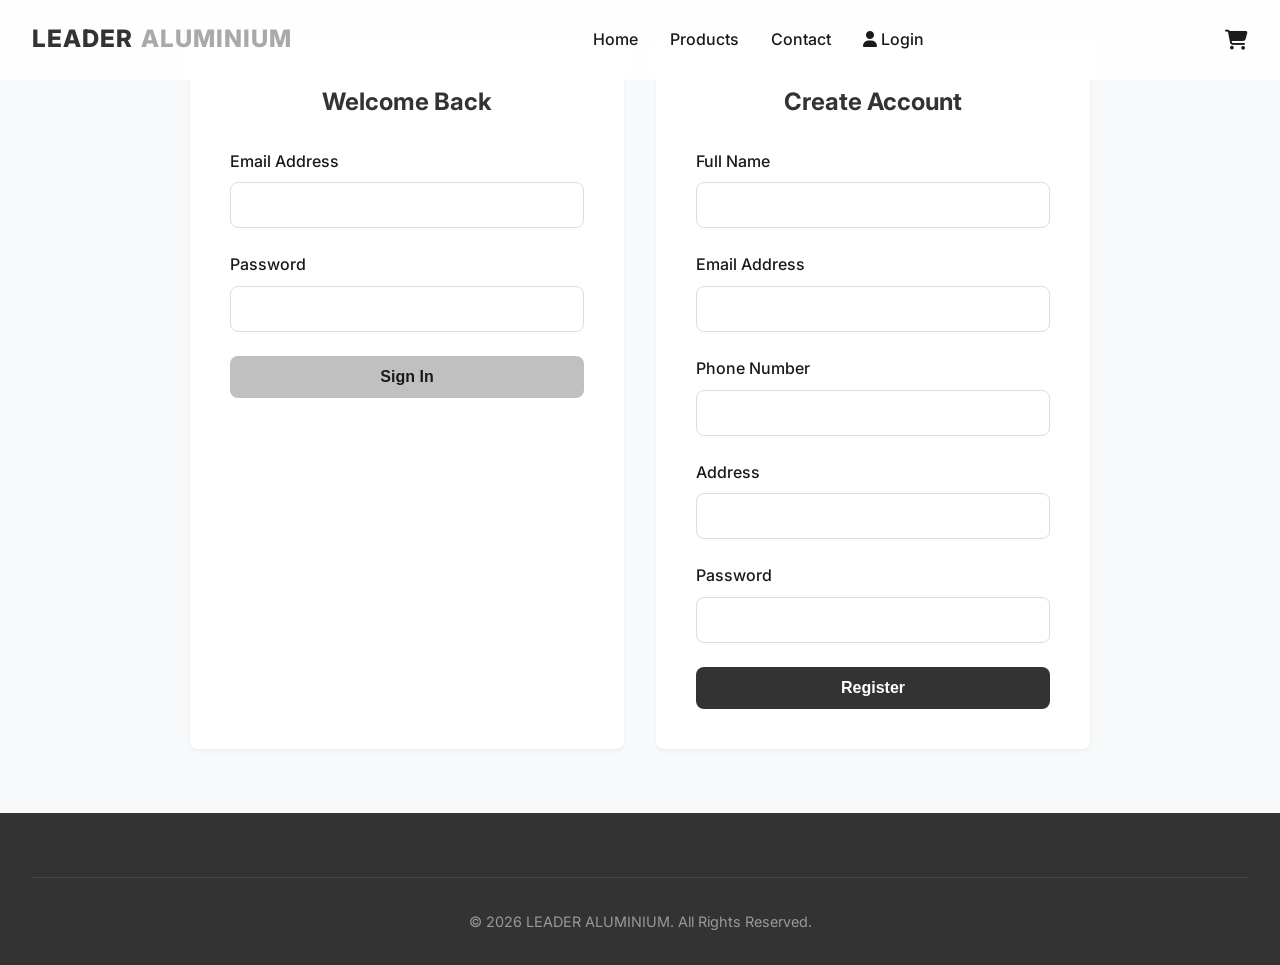
<file: site tass/login.html>
<!DOCTYPE html>
<html lang="en">
<head>
    <meta charset="UTF-8">
    <meta name="viewport" content="width=device-width, initial-scale=1.0">
    <title>Login & Register | LEADER ALUMINIUM</title>
    <link href="https://fonts.googleapis.com/css2?family=Inter:wght@300;400;500;600;700;800&display=swap" rel="stylesheet">
    <link rel="stylesheet" href="https://cdnjs.cloudflare.com/ajax/libs/font-awesome/6.4.0/css/all.min.css">
    <link rel="stylesheet" href="style.css">
    <style>
        .auth-container {
            display: flex;
            gap: 2rem;
            max-width: 900px;
            margin: 0 auto;
        }
        .auth-box {
            flex: 1;
            background: white;
            padding: 2.5rem;
            border-radius: var(--border-radius);
            box-shadow: var(--shadow-sm);
        }
        .auth-title {
            text-align: center;
            margin-bottom: 2rem;
            color: var(--secondary);
            font-size: 1.5rem;
        }
        @media (max-width: 768px) {
            .auth-container { flex-direction: column; }
        }
    </style>
</head>
<body>
    <header>
        <div class="container nav-container">
            <a href="index.html" class="logo">LEADER <span>ALUMINIUM</span></a>
            <nav class="nav-links">
                <a href="index.html">Home</a>
                <a href="catalog.html">Products</a>
                <a href="contact.html">Contact</a>
                <a href="login.html" class="auth-link"><i class="fas fa-user"></i> Login</a>
            </nav>
            <div class="nav-icons">
                <a href="cart.html" class="cart-icon">
                    <i class="fas fa-shopping-cart"></i>
                    <span class="cart-count">0</span>
                </a>
                <button class="mobile-menu-btn">
                    <i class="fas fa-bars"></i>
                </button>
            </div>
        </div>
    </header>

    <main class="container mt-5 mb-5 pt-4">
        <div class="auth-container">
            
            <!-- Login Form -->
            <div class="auth-box">
                <h2 class="auth-title">Welcome Back</h2>
                <form id="login-form">
                    <div class="form-group">
                        <label class="form-label">Email Address</label>
                        <input type="email" id="login-email" class="form-control" required>
                    </div>
                    <div class="form-group">
                        <label class="form-label">Password</label>
                        <input type="password" id="login-password" class="form-control" required>
                    </div>
                    <button type="submit" class="btn btn-secondary w-full" style="width: 100%;">Sign In</button>
                </form>
            </div>

            <!-- Register Form -->
            <div class="auth-box">
                <h2 class="auth-title">Create Account</h2>
                <form id="register-form">
                    <div class="form-group">
                        <label class="form-label">Full Name</label>
                        <input type="text" id="reg-name" class="form-control" required>
                    </div>
                    <div class="form-group">
                        <label class="form-label">Email Address</label>
                        <input type="email" id="reg-email" class="form-control" required>
                    </div>
                    <div class="form-group">
                        <label class="form-label">Phone Number</label>
                        <input type="tel" id="reg-phone" class="form-control" required>
                    </div>
                    <div class="form-group">
                        <label class="form-label">Address</label>
                        <input type="text" id="reg-address" class="form-control" required>
                    </div>
                    <div class="form-group">
                        <label class="form-label">Password</label>
                        <input type="password" class="form-control" required>
                    </div>
                    <button type="submit" class="btn btn-primary w-full" style="width: 100%;">Register</button>
                </form>
            </div>

        </div>
    </main>

    <footer>
        <div class="container">
            <div class="footer-bottom">
                <p>&copy; 2026 LEADER ALUMINIUM. All Rights Reserved.</p>
            </div>
        </div>
    </footer>

    <script src="script.js"></script>
    <script>
        document.addEventListener('DOMContentLoaded', () => {
            if (currentUser) {
                window.location.href = 'profile.html';
                return;
            }

            document.getElementById('login-form').addEventListener('submit', (e) => {
                e.preventDefault();
                // Simulate login
                const email = document.getElementById('login-email').value;
                const user = {
                    name: email.split('@')[0],
                    email: email,
                    history: []
                };
                localStorage.setItem('currentUser', JSON.stringify(user));
                window.location.href = 'profile.html';
            });

            document.getElementById('register-form').addEventListener('submit', (e) => {
                e.preventDefault();
                // Simulate registration
                const user = {
                    name: document.getElementById('reg-name').value,
                    email: document.getElementById('reg-email').value,
                    phone: document.getElementById('reg-phone').value,
                    address: document.getElementById('reg-address').value,
                    history: []
                };
                localStorage.setItem('currentUser', JSON.stringify(user));
                window.location.href = 'profile.html';
            });
        });
    </script>
</body>
</html>
</file>
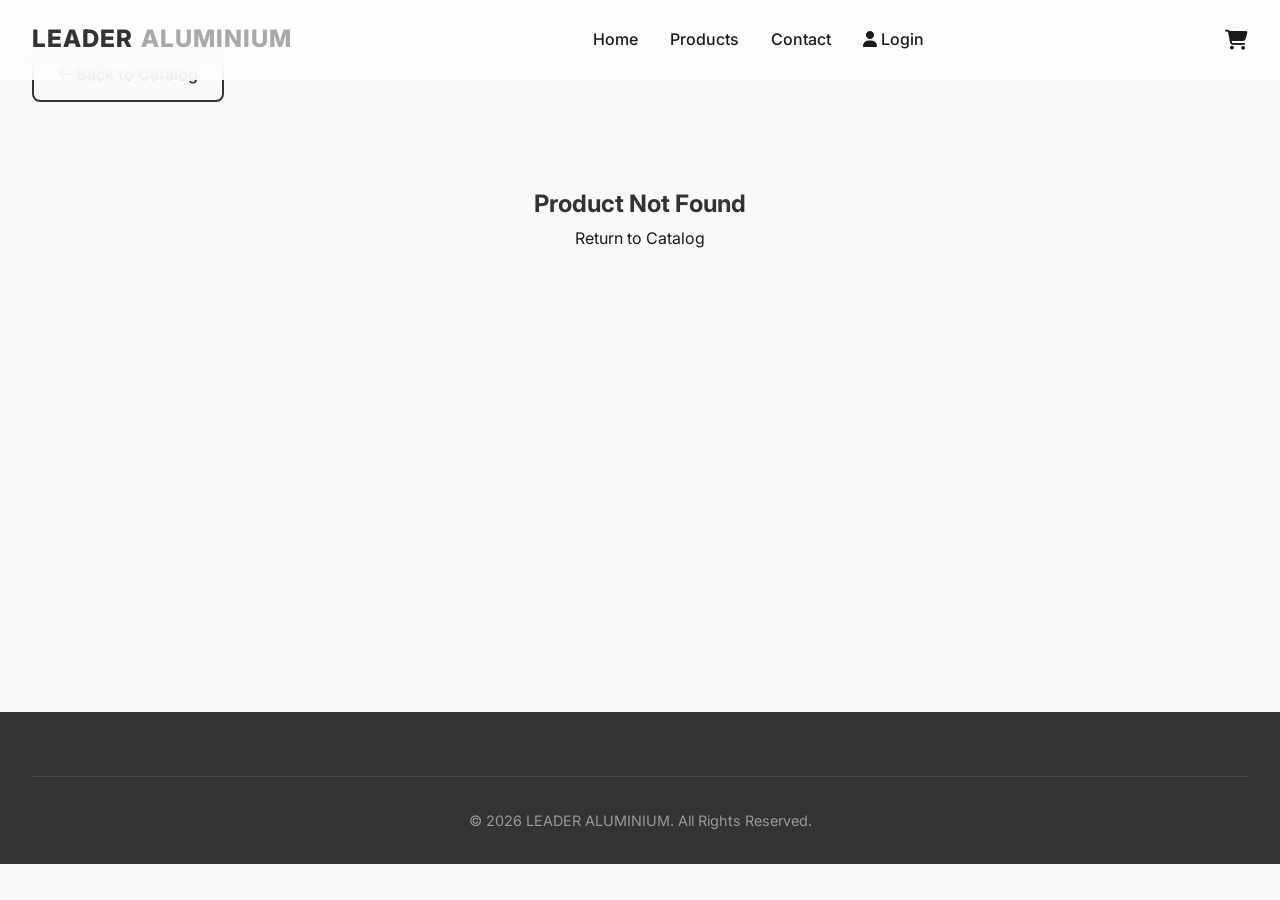
<file: site tass/product.html>
<!DOCTYPE html>
<html lang="en">
<head>
    <meta charset="UTF-8">
    <meta name="viewport" content="width=device-width, initial-scale=1.0">
    <title>Product Details | LEADER ALUMINIUM</title>
    <link href="https://fonts.googleapis.com/css2?family=Inter:wght@300;400;500;600;700;800&display=swap" rel="stylesheet">
    <link rel="stylesheet" href="https://cdnjs.cloudflare.com/ajax/libs/font-awesome/6.4.0/css/all.min.css">
    <link rel="stylesheet" href="style.css">
    <style>
        .product-detail-container {
            display: flex;
            gap: 3rem;
            background: white;
            padding: 2rem;
            border-radius: var(--border-radius);
            box-shadow: var(--shadow-sm);
        }
        .product-detail-img {
            flex: 1;
            min-width: 300px;
            border-radius: var(--border-radius);
            overflow: hidden;
            background: #f0f0f0;
        }
        .product-detail-img img {
            width: 100%;
            height: auto;
            object-fit: contain;
        }
        .product-detail-info {
            flex: 1;
            display: flex;
            flex-direction: column;
        }
        .stock-badge {
            display: inline-block;
            padding: 0.25rem 0.75rem;
            border-radius: 20px;
            font-size: 0.85rem;
            font-weight: 600;
            margin-bottom: 1rem;
        }
        .in-stock { background: #d4edda; color: #155724; }
        .out-stock { background: #f8d7da; color: #721c24; }
        
        .quantity-selector {
            display: flex;
            align-items: center;
            gap: 1rem;
            margin: 1.5rem 0;
        }
        .quantity-btn {
            background: #eee;
            border: none;
            width: 40px;
            height: 40px;
            border-radius: 5px;
            font-size: 1.2rem;
            cursor: pointer;
            transition: var(--transition);
        }
        .quantity-btn:hover { background: #ddd; }
        #quantity-input {
            width: 60px;
            height: 40px;
            text-align: center;
            border: 1px solid #ddd;
            border-radius: 5px;
            font-size: 1.1rem;
        }
        
        @media (max-width: 768px) {
            .product-detail-container { flex-direction: column; }
        }
    </style>
</head>
<body>
    <header>
        <div class="container nav-container">
            <a href="index.html" class="logo">LEADER <span>ALUMINIUM</span></a>
            <nav class="nav-links">
                <a href="index.html">Home</a>
                <a href="catalog.html">Products</a>
                <a href="contact.html">Contact</a>
                <a href="login.html" class="auth-link"><i class="fas fa-user"></i> Login</a>
            </nav>
            <div class="nav-icons">
                <a href="cart.html" class="cart-icon">
                    <i class="fas fa-shopping-cart"></i>
                    <span class="cart-count">0</span>
                </a>
                <button class="mobile-menu-btn">
                    <i class="fas fa-bars"></i>
                </button>
            </div>
        </div>
    </header>

    <main class="container mt-5 mb-5 pt-4">
        <a href="catalog.html" class="btn btn-outline mb-3"><i class="fas fa-arrow-left"></i> Back to Catalog</a>
        
        <div id="product-detail-wrapper">
            <!-- Product injected here via JS -->
            <div style="text-align:center; padding: 4rem;">Loading...</div>
        </div>
    </main>

    <footer>
        <div class="container">
            <div class="footer-bottom">
                <p>&copy; 2026 LEADER ALUMINIUM. All Rights Reserved.</p>
            </div>
        </div>
    </footer>

    <script src="script.js"></script>
    <script>
        document.addEventListener('DOMContentLoaded', () => {
            const urlParams = new URLSearchParams(window.location.search);
            const productId = parseInt(urlParams.get('id'));
            const wrapper = document.getElementById('product-detail-wrapper');
            
            const product = productsData.find(p => p.id === productId);
            
            if (!product) {
                wrapper.innerHTML = `<div style="text-align:center; padding: 4rem;"><h2>Product Not Found</h2><a href="catalog.html">Return to Catalog</a></div>`;
                return;
            }
            
            const stockClass = product.stock > 0 ? 'in-stock' : 'out-stock';
            const stockText = product.stock > 0 ? `${product.stock} In Stock` : 'Out of Stock';
            const isIndoor = product.use === 'indoor';
            
            wrapper.innerHTML = `
                <div class="product-detail-container">
                    <div class="product-detail-img">
                        <img src="${product.image}" alt="${product.name}">
                    </div>
                    <div class="product-detail-info">
                        <span style="text-transform:uppercase; color: #666; font-size: 0.9rem; letter-spacing: 1px;">
                            ${product.category} &bull; ${isIndoor ? 'Indoor' : 'Outdoor'}
                        </span>
                        <h1 style="font-size: 2.5rem; margin-top: 0.5rem; color: var(--secondary);">${product.name}</h1>
                        <p style="font-size: 1.5rem; font-weight: 700; color: var(--primary-dark); margin-bottom: 1rem;">
                            ${product.price.toFixed(2)} TND
                        </p>
                        <span class="stock-badge ${stockClass}">${stockText}</span>
                        
                        <div style="margin: 1.5rem 0; border-top: 1px solid #eee; border-bottom: 1px solid #eee; padding: 1.5rem 0;">
                            <h3 style="font-size: 1.2rem; margin-bottom: 0.5rem;">Description</h3>
                            <p style="color: #444; line-height: 1.8;">${product.fullDesc}</p>
                        </div>
                        
                        ${product.stock > 0 ? `
                        <div class="quantity-selector">
                            <button class="quantity-btn" onclick="let q=document.getElementById('quantity-input'); if(q.value>1)q.value--">-</button>
                            <input type="number" id="quantity-input" value="1" min="1" max="${product.stock}" readonly>
                            <button class="quantity-btn" onclick="let q=document.getElementById('quantity-input'); if(q.value<${product.stock})q.value++">+</button>
                        </div>
                        <button onclick="addCurrentToCart(${product.id})" class="btn btn-primary" style="font-size:1.1rem; padding: 1rem; width:100%;">
                            <i class="fas fa-shopping-cart" style="margin-right: 8px;"></i> Add to Cart
                        </button>
                        ` : `
                        <button class="btn btn-secondary" disabled style="opacity:0.5; cursor:not-allowed;">Out of Stock</button>
                        `}
                    </div>
                </div>
            `;
        });
        
        function addCurrentToCart(id) {
            const quantity = parseInt(document.getElementById('quantity-input').value);
            addToCart(id, quantity);
        }
    </script>
</body>
</html>
</file>
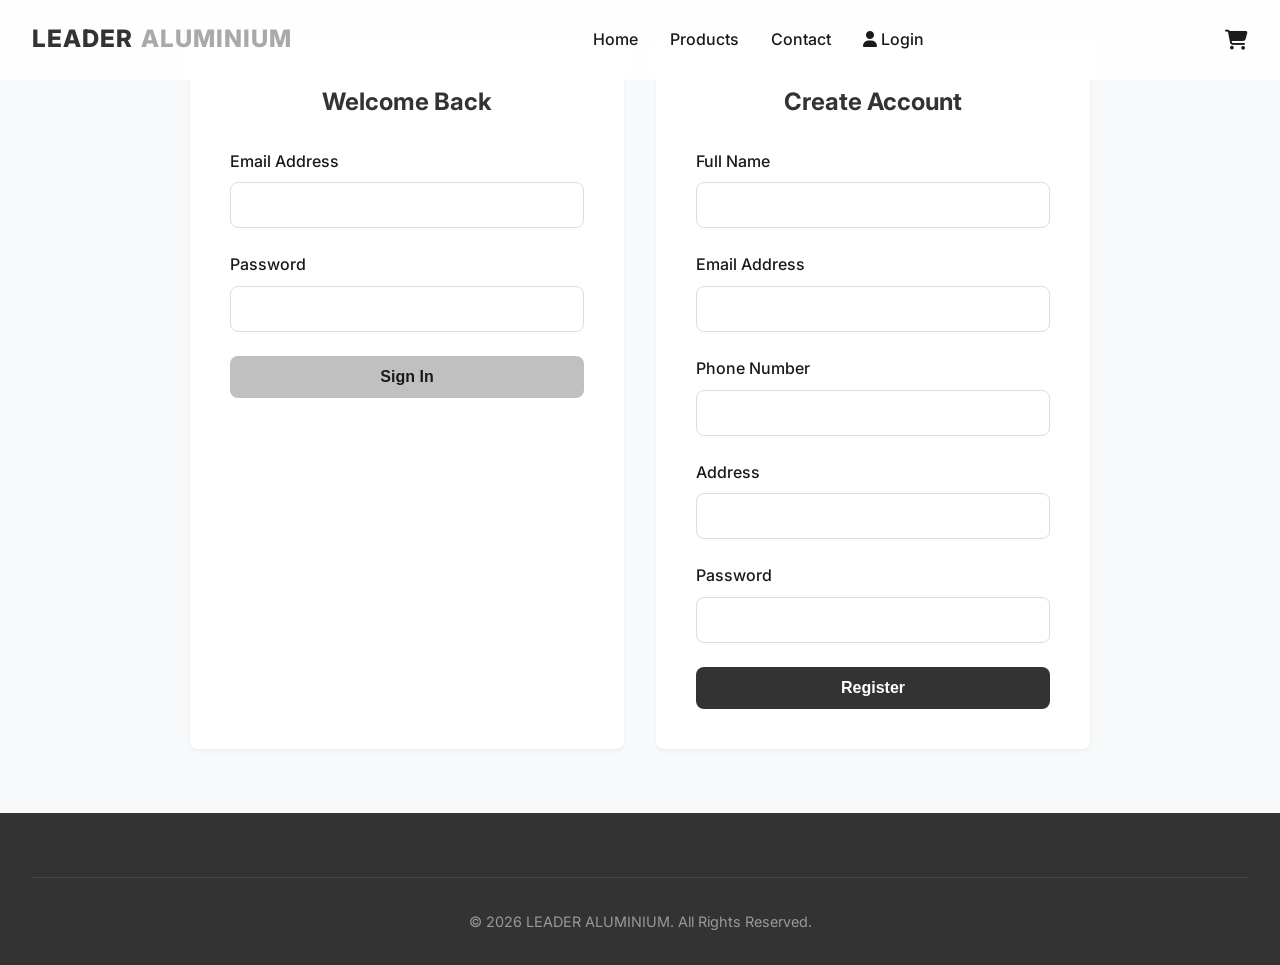
<file: site tass/profile.html>
<!DOCTYPE html>
<html lang="en">
<head>
    <meta charset="UTF-8">
    <meta name="viewport" content="width=device-width, initial-scale=1.0">
    <title>Customer Profile | LEADER ALUMINIUM</title>
    <link href="https://fonts.googleapis.com/css2?family=Inter:wght@300;400;500;600;700;800&display=swap" rel="stylesheet">
    <link rel="stylesheet" href="https://cdnjs.cloudflare.com/ajax/libs/font-awesome/6.4.0/css/all.min.css">
    <link rel="stylesheet" href="style.css">
    <style>
        .profile-container {
            display: grid;
            grid-template-columns: 250px 1fr;
            gap: 2rem;
            align-items: flex-start;
        }
        .profile-sidebar {
            background: white;
            border-radius: var(--border-radius);
            box-shadow: var(--shadow-sm);
            padding: 1.5rem;
        }
        .profile-nav button {
            display: block;
            width: 100%;
            text-align: left;
            padding: 1rem;
            background: none;
            border: none;
            border-bottom: 1px solid #eee;
            font-size: 1rem;
            color: #555;
            cursor: pointer;
            transition: var(--transition);
        }
        .profile-nav button:hover, .profile-nav button.active {
            color: var(--secondary);
            font-weight: 600;
            background: #f9f9f9;
        }
        .profile-nav button:last-child {
            border-bottom: none;
        }
        .profile-content {
            background: white;
            border-radius: var(--border-radius);
            box-shadow: var(--shadow-sm);
            padding: 2rem;
            min-height: 400px;
        }
        .tab-pane {
            display: none;
        }
        .tab-pane.active {
            display: block;
        }
        .order-card {
            border: 1px solid #ddd;
            border-radius: var(--border-radius);
            padding: 1.5rem;
            margin-bottom: 1.5rem;
        }
        .order-header {
            display: flex;
            justify-content: space-between;
            border-bottom: 1px solid #eee;
            padding-bottom: 1rem;
            margin-bottom: 1rem;
        }
        .order-status {
            display: inline-block;
            padding: 0.25rem 0.75rem;
            border-radius: 20px;
            font-size: 0.85rem;
            font-weight: 600;
            background: #e2e3e5;
            color: #383d41;
        }
        @media (max-width: 768px) {
            .profile-container { grid-template-columns: 1fr; }
        }
    </style>
</head>
<body>
    <header>
        <div class="container nav-container">
            <a href="index.html" class="logo">LEADER <span>ALUMINIUM</span></a>
            <nav class="nav-links">
                <a href="index.html">Home</a>
                <a href="catalog.html">Products</a>
                <a href="contact.html">Contact</a>
                <a href="profile.html" class="auth-link"><i class="fas fa-user"></i> Profile</a>
            </nav>
            <div class="nav-icons">
                <a href="cart.html" class="cart-icon">
                    <i class="fas fa-shopping-cart"></i>
                    <span class="cart-count">0</span>
                </a>
                <button class="mobile-menu-btn">
                    <i class="fas fa-bars"></i>
                </button>
            </div>
        </div>
    </header>

    <main class="container mt-5 mb-5 pt-4">
        <h1 class="mb-4">My Account</h1>
        
        <div class="profile-container">
            <div class="profile-sidebar">
                <div style="text-align: center; margin-bottom: 1.5rem;">
                    <div style="width: 80px; height: 80px; background: var(--accent); color: var(--secondary); border-radius: 50%; display: flex; align-items: center; justify-content: center; font-size: 2.5rem; margin: 0 auto 1rem;">
                        <i class="fas fa-user"></i>
                    </div>
                    <h3 id="sidebar-name">User Name</h3>
                </div>
                <div class="profile-nav">
                    <button class="active" onclick="switchTab('info')"><i class="fas fa-id-card mr-2"></i> Profile Info</button>
                    <button onclick="switchTab('orders')"><i class="fas fa-box mr-2"></i> Order History</button>
                    <button onclick="logout()" style="color: #dc3545;"><i class="fas fa-sign-out-alt mr-2"></i> Logout</button>
                </div>
            </div>

            <div class="profile-content">
                <!-- Profile Info Tab -->
                <div id="tab-info" class="tab-pane active">
                    <h2 class="mb-4" style="border-bottom: 2px solid var(--accent); padding-bottom: 0.5rem;">Personal Information</h2>
                    <form id="profile-form">
                        <div class="grid grid-cols-2 gap-2 mb-3">
                            <div class="form-group">
                                <label class="form-label">Full Name</label>
                                <input type="text" id="prof-name" class="form-control" required>
                            </div>
                            <div class="form-group">
                                <label class="form-label">Email Address</label>
                                <input type="email" id="prof-email" class="form-control" readonly style="background: #f4f4f4; cursor: not-allowed;">
                            </div>
                        </div>
                        <div class="grid grid-cols-2 gap-2 mb-3">
                            <div class="form-group">
                                <label class="form-label">Phone Number</label>
                                <input type="tel" id="prof-phone" class="form-control">
                            </div>
                            <div class="form-group">
                                <label class="form-label">City</label>
                                <input type="text" id="prof-city" class="form-control">
                            </div>
                        </div>
                        <div class="form-group mb-4">
                            <label class="form-label">Delivery Address</label>
                            <input type="text" id="prof-address" class="form-control">
                        </div>
                        <button type="submit" class="btn btn-primary">Save Changes</button>
                        <span id="save-msg" style="color: green; margin-left: 1rem; display: none;">Saved successfully!</span>
                    </form>
                </div>

                <!-- Order History Tab -->
                <div id="tab-orders" class="tab-pane">
                    <h2 class="mb-4" style="border-bottom: 2px solid var(--accent); padding-bottom: 0.5rem;">Order History</h2>
                    <div id="orders-container">
                        <!-- Orders injected via JS -->
                    </div>
                </div>
            </div>
        </div>
    </main>

    <footer>
        <div class="container">
            <div class="footer-bottom">
                <p>&copy; 2026 LEADER ALUMINIUM. All Rights Reserved.</p>
            </div>
        </div>
    </footer>

    <script src="script.js"></script>
    <script>
        document.addEventListener('DOMContentLoaded', () => {
            if (!currentUser) {
                window.location.href = 'login.html';
                return;
            }

            // Populate Info
            document.getElementById('sidebar-name').textContent = currentUser.name;
            document.getElementById('prof-name').value = currentUser.name || '';
            document.getElementById('prof-email').value = currentUser.email || '';
            document.getElementById('prof-phone').value = currentUser.phone || '';
            document.getElementById('prof-address').value = currentUser.address || '';
            document.getElementById('prof-city').value = currentUser.city || '';

            // Handle Profile Update
            document.getElementById('profile-form').addEventListener('submit', (e) => {
                e.preventDefault();
                currentUser.name = document.getElementById('prof-name').value;
                currentUser.phone = document.getElementById('prof-phone').value;
                currentUser.address = document.getElementById('prof-address').value;
                currentUser.city = document.getElementById('prof-city').value;
                
                localStorage.setItem('currentUser', JSON.stringify(currentUser));
                document.getElementById('sidebar-name').textContent = currentUser.name;
                
                const msg = document.getElementById('save-msg');
                msg.style.display = 'inline';
                setTimeout(() => msg.style.display = 'none', 3000);
            });

            // Render Orders
            renderOrders();
        });

        function switchTab(tabId) {
            document.querySelectorAll('.tab-pane').forEach(el => el.classList.remove('active'));
            document.querySelectorAll('.profile-nav button').forEach(el => el.classList.remove('active'));
            
            document.getElementById(`tab-${tabId}`).classList.add('active');
            event.currentTarget.classList.add('active');
        }

        function renderOrders() {
            const container = document.getElementById('orders-container');
            const history = currentUser.history || [];
            
            if (history.length === 0) {
                container.innerHTML = `<p style="color: #666; font-style: italic;">You haven't placed any orders yet.</p>`;
                return;
            }

            let html = '';
            // Reverse to show newest first
            [...history].reverse().forEach(order => {
                let itemsHtml = order.items.map(item => `
                    <div style="display: flex; justify-content: space-between; margin-bottom: 0.5rem; font-size: 0.95rem;">
                        <span>${item.quantity}x ${item.name}</span>
                        <span>${(item.price * item.quantity).toFixed(2)} TND</span>
                    </div>
                `).join('');

                html += `
                    <div class="order-card">
                        <div class="order-header">
                            <div>
                                <h3 style="margin-bottom: 0.25rem;">Order #${order.id}</h3>
                                <span style="color: #666; font-size: 0.9rem;">Placed on ${order.date}</span>
                            </div>
                            <div style="text-align: right;">
                                <div class="order-status">${order.status}</div>
                                <div style="font-weight: 700; margin-top: 0.5rem; color: var(--primary-dark);">${order.total.toFixed(2)} TND</div>
                            </div>
                        </div>
                        <div style="background: #fcfcfc; padding: 1rem; border-radius: 5px;">
                            <h4 style="font-size: 0.9rem; color: #666; margin-bottom: 0.5rem; text-transform: uppercase;">Items</h4>
                            ${itemsHtml}
                        </div>
                    </div>
                `;
            });
            container.innerHTML = html;
        }

        function logout() {
            localStorage.removeItem('currentUser');
            window.location.href = 'index.html';
        }
    </script>
</body>
</html>
</file>
<file: site tass/style.css>
:root {
  --primary: #c0c0c0; /* Silver */
  --primary-dark: #a9a9a9;
  --secondary: #333333; /* Dark Gray */
  --secondary-light: #4f4f4f;
  --accent: #e5e5e5;
  --bg-color: #f8f9fa;
  --text-dark: #1a1a1a;
  --text-light: #ffffff;
  --glass-bg: rgba(255, 255, 255, 0.85);
  --glass-border: rgba(255, 255, 255, 0.2);
  --shadow-sm: 0 2px 4px rgba(0, 0, 0, 0.05);
  --shadow-md: 0 4px 6px rgba(0, 0, 0, 0.1);
  --shadow-lg: 0 10px 15px rgba(0, 0, 0, 0.1);
  --transition: all 0.3s ease;
  --border-radius: 8px;
  --nav-height: 80px;
}

* {
  margin: 0;
  padding: 0;
  box-sizing: border-box;
}

body {
  font-family: 'Inter', 'Segoe UI', Roboto, Helvetica, Arial, sans-serif;
  background-color: var(--bg-color);
  color: var(--text-dark);
  line-height: 1.6;
  -webkit-font-smoothing: antialiased;
}

h1, h2, h3, h4, h5, h6 {
  font-weight: 700;
  line-height: 1.2;
  margin-bottom: 0.5rem;
  color: var(--secondary);
}

a {
  text-decoration: none;
  color: inherit;
  transition: var(--transition);
}

ul {
  list-style: none;
}

img {
  max-width: 100%;
  height: auto;
  display: block;
}

.container {
  width: 100%;
  max-width: 1280px;
  margin: 0 auto;
  padding: 0 2rem;
}

/* Typography */
.text-center { text-align: center; }
.mb-1 { margin-bottom: 0.5rem; }
.mb-2 { margin-bottom: 1rem; }
.mb-3 { margin-bottom: 1.5rem; }
.mb-4 { margin-bottom: 2rem; }
.mb-5 { margin-bottom: 3rem; }
.mt-1 { margin-top: 0.5rem; }
.mt-2 { margin-top: 1rem; }
.mt-3 { margin-top: 1.5rem; }
.mt-4 { margin-top: 2rem; }
.mt-5 { margin-top: 3rem; }

/* Buttons */
.btn {
  display: inline-block;
  padding: 0.75rem 1.5rem;
  font-size: 1rem;
  font-weight: 600;
  border-radius: var(--border-radius);
  cursor: pointer;
  transition: var(--transition);
  border: none;
  text-align: center;
}

.btn-primary {
  background-color: var(--secondary);
  color: var(--text-light);
}

.btn-primary:hover {
  background-color: var(--secondary-light);
  transform: translateY(-2px);
  box-shadow: var(--shadow-md);
}

.btn-secondary {
  background-color: var(--primary);
  color: var(--text-dark);
}

.btn-secondary:hover {
  background-color: var(--primary-dark);
  transform: translateY(-2px);
  box-shadow: var(--shadow-md);
}

.btn-outline {
  background-color: transparent;
  border: 2px solid var(--secondary);
  color: var(--secondary);
}

.btn-outline:hover {
  background-color: var(--secondary);
  color: var(--text-light);
}

/* Layout Utilities */
.flex { display: flex; }
.flex-col { display: flex; flex-direction: column; }
.items-center { align-items: center; }
.justify-between { justify-content: space-between; }
.justify-center { justify-content: center; }
.gap-1 { gap: 0.5rem; }
.gap-2 { gap: 1rem; }
.gap-3 { gap: 1.5rem; }
.gap-4 { gap: 2rem; }

.grid { display: grid; }
.grid-cols-2 { grid-template-columns: repeat(2, 1fr); }
.grid-cols-3 { grid-template-columns: repeat(3, 1fr); }
.grid-cols-4 { grid-template-columns: repeat(4, 1fr); }

/* Header & Navigation */
header {
  position: fixed;
  top: 0;
  left: 0;
  width: 100%;
  height: var(--nav-height);
  background: var(--glass-bg);
  backdrop-filter: blur(10px);
  -webkit-backdrop-filter: blur(10px);
  border-bottom: 1px solid var(--glass-border);
  z-index: 1000;
  display: flex;
  align-items: center;
  transition: var(--transition);
}

header.scrolled {
  box-shadow: var(--shadow-sm);
}

.nav-container {
  display: flex;
  justify-content: space-between;
  align-items: center;
  width: 100%;
  height: 100%;
}

.logo {
  font-size: 1.5rem;
  font-weight: 800;
  color: var(--secondary);
  text-transform: uppercase;
  letter-spacing: 1px;
  display: flex;
  align-items: center;
  gap: 0.5rem;
}

.logo span {
  color: var(--primary-dark);
}

.nav-links {
  display: flex;
  gap: 2rem;
  align-items: center;
}

.nav-links a {
  font-weight: 500;
  font-size: 1rem;
  position: relative;
}

.nav-links a::after {
  content: '';
  position: absolute;
  width: 0;
  height: 2px;
  bottom: -4px;
  left: 0;
  background-color: var(--secondary);
  transition: var(--transition);
}

.nav-links a:hover::after {
  width: 100%;
}

.nav-icons {
  display: flex;
  gap: 1.5rem;
  align-items: center;
}

.cart-icon {
  position: relative;
  font-size: 1.25rem;
  cursor: pointer;
}

.cart-count {
  position: absolute;
  top: -8px;
  right: -8px;
  background-color: var(--primary-dark);
  color: white;
  font-size: 0.75rem;
  font-weight: bold;
  height: 18px;
  width: 18px;
  border-radius: 50%;
  display: flex;
  align-items: center;
  justify-content: center;
}

.mobile-menu-btn {
  display: none;
  font-size: 1.5rem;
  cursor: pointer;
  background: none;
  border: none;
  color: var(--secondary);
}

/* Forms */
.form-group {
  margin-bottom: 1.5rem;
}

.form-label {
  display: block;
  margin-bottom: 0.5rem;
  font-weight: 500;
}

.form-control {
  width: 100%;
  padding: 0.75rem 1rem;
  border: 1px solid #ddd;
  border-radius: var(--border-radius);
  font-family: inherit;
  font-size: 1rem;
  transition: var(--transition);
}

.form-control:focus {
  outline: none;
  border-color: var(--secondary);
  box-shadow: 0 0 0 3px rgba(51, 51, 51, 0.1);
}

/* Main Content Padding */
main {
  padding-top: var(--nav-height);
  min-height: calc(100vh - 300px); /* Adjust based on footer height */
}

/* Product Cards */
.product-card {
  background: white;
  border-radius: var(--border-radius);
  overflow: hidden;
  box-shadow: var(--shadow-sm);
  transition: var(--transition);
  position: relative;
  display: flex;
  flex-direction: column;
}

.product-card:hover {
  transform: translateY(-5px);
  box-shadow: var(--shadow-lg);
}

.product-img-wrapper {
  position: relative;
  padding-top: 100%; /* 1:1 Aspect Ratio */
  overflow: hidden;
  background-color: #f0f0f0;
}

.product-img-wrapper img {
  position: absolute;
  top: 0;
  left: 0;
  width: 100%;
  height: 100%;
  object-fit: cover;
  transition: transform 0.5s ease;
}

.product-card:hover .product-img-wrapper img {
  transform: scale(1.05);
}

.product-badge {
  position: absolute;
  top: 10px;
  left: 10px;
  background: var(--secondary);
  color: white;
  padding: 0.25rem 0.75rem;
  border-radius: 20px;
  font-size: 0.75rem;
  font-weight: bold;
  z-index: 1;
}

.product-info {
  padding: 1.5rem;
  display: flex;
  flex-direction: column;
  flex-grow: 1;
}

.product-category {
  font-size: 0.85rem;
  color: #666;
  text-transform: uppercase;
  letter-spacing: 1px;
  margin-bottom: 0.5rem;
}

.product-title {
  font-size: 1.1rem;
  font-weight: 600;
  margin-bottom: 0.5rem;
  color: var(--secondary);
}

.product-price {
  font-size: 1.25rem;
  font-weight: 700;
  color: var(--primary-dark);
  margin-bottom: 1rem;
}

.product-actions {
  margin-top: auto;
  display: flex;
  gap: 0.5rem;
}

.product-actions .btn {
  flex: 1;
  padding: 0.6rem;
  font-size: 0.9rem;
}

/* Footer */
footer {
  background-color: var(--secondary);
  color: var(--text-light);
  padding: 4rem 0 2rem;
  margin-top: 4rem;
}

.footer-grid {
  display: grid;
  grid-template-columns: repeat(auto-fit, minmax(250px, 1fr));
  gap: 2rem;
  margin-bottom: 3rem;
}

.footer-col h4 {
  color: white;
  margin-bottom: 1.5rem;
  font-size: 1.2rem;
  position: relative;
  padding-bottom: 0.5rem;
}

.footer-col h4::after {
  content: '';
  position: absolute;
  left: 0;
  bottom: 0;
  width: 40px;
  height: 2px;
  background-color: var(--primary);
}

.footer-links li {
  margin-bottom: 0.75rem;
}

.footer-links a {
  color: #ccc;
}

.footer-links a:hover {
  color: white;
  padding-left: 5px;
}

.footer-bottom {
  text-align: center;
  padding-top: 2rem;
  border-top: 1px solid rgba(255, 255, 255, 0.1);
  color: #999;
  font-size: 0.9rem;
}

/* Responsive */
@media (max-width: 992px) {
  .grid-cols-4 { grid-template-columns: repeat(3, 1fr); }
}

@media (max-width: 768px) {
  .grid-cols-3, .grid-cols-4 { grid-template-columns: repeat(2, 1fr); }
  
  .nav-links {
    position: fixed;
    top: var(--nav-height);
    left: -100%;
    width: 100%;
    height: calc(100vh - var(--nav-height));
    background-color: white;
    flex-direction: column;
    align-items: center;
    justify-content: center;
    gap: 2rem;
    transition: var(--transition);
    border-top: 1px solid #eee;
  }
  
  .nav-links.active {
    left: 0;
  }
  
  .mobile-menu-btn {
    display: block;
  }
}

@media (max-width: 576px) {
  .grid-cols-2, .grid-cols-3, .grid-cols-4 { grid-template-columns: 1fr; }
  .container { padding: 0 1rem; }
}
</file>
